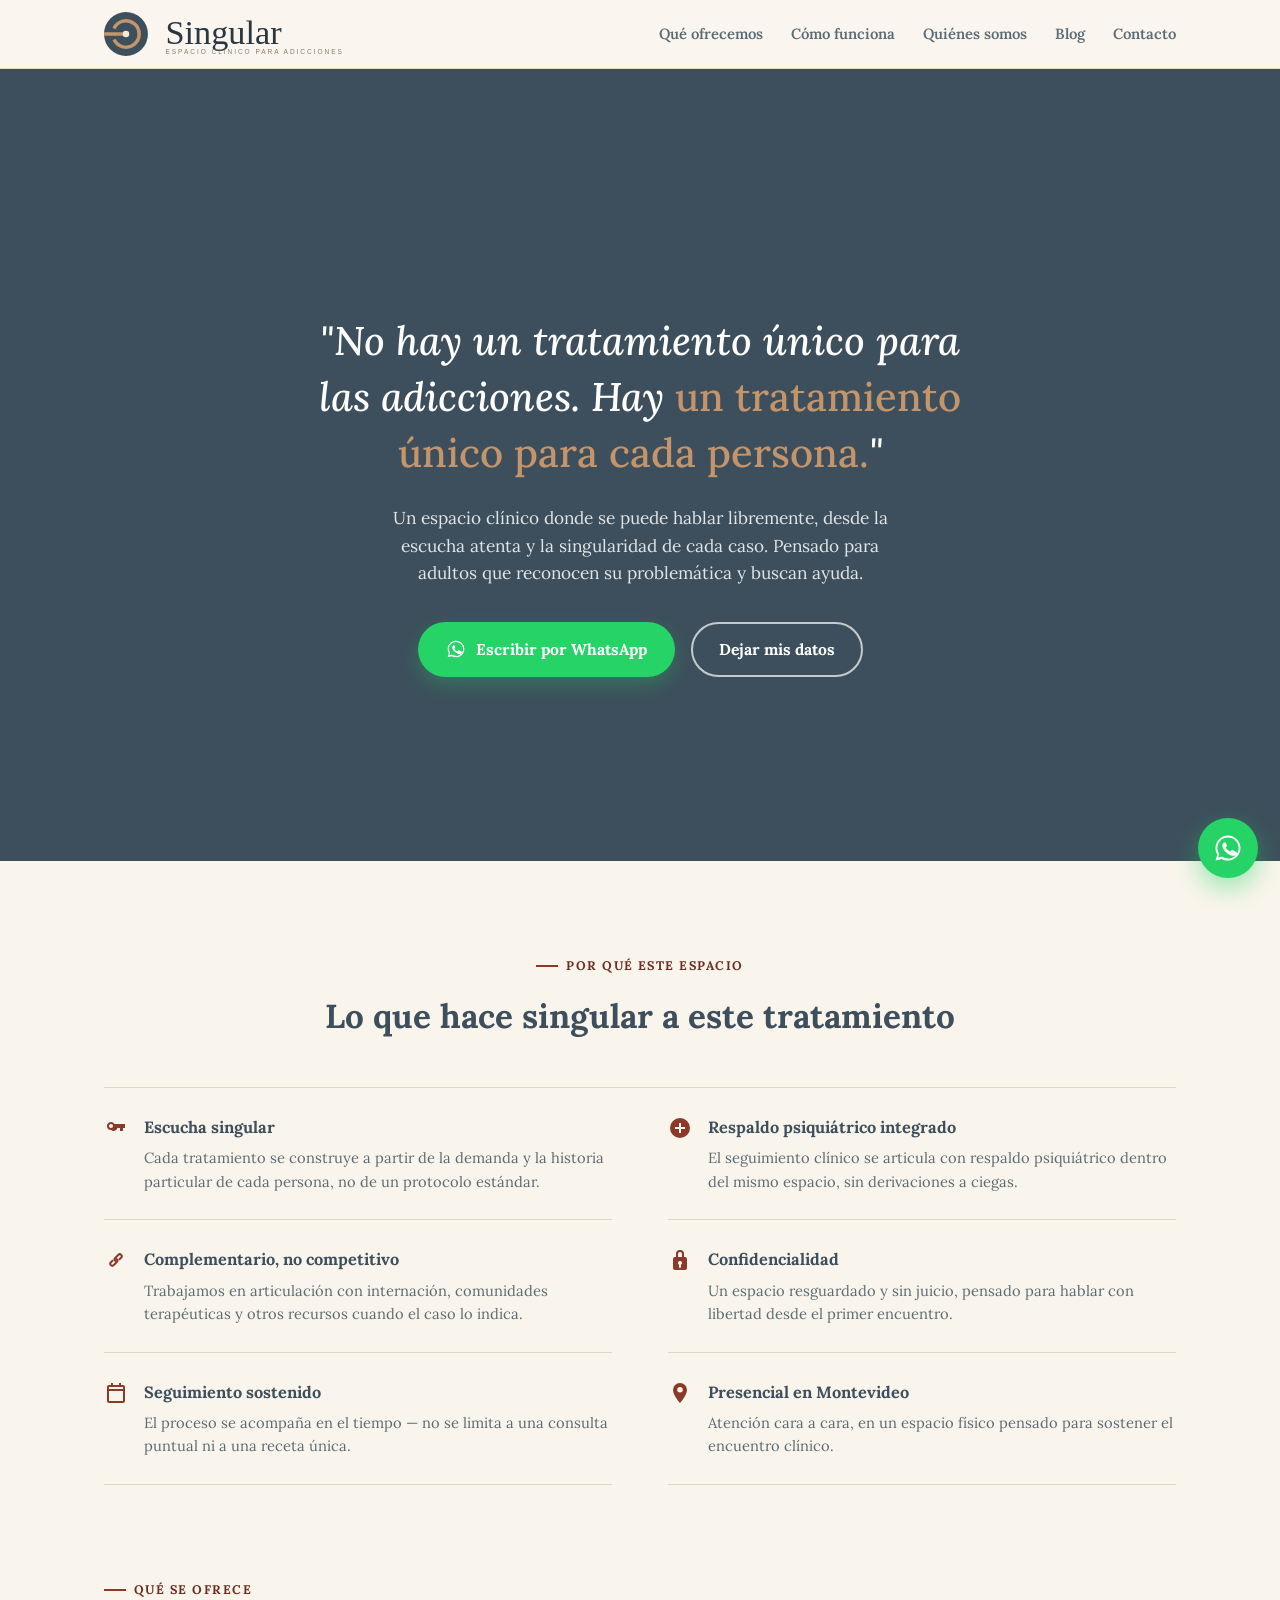
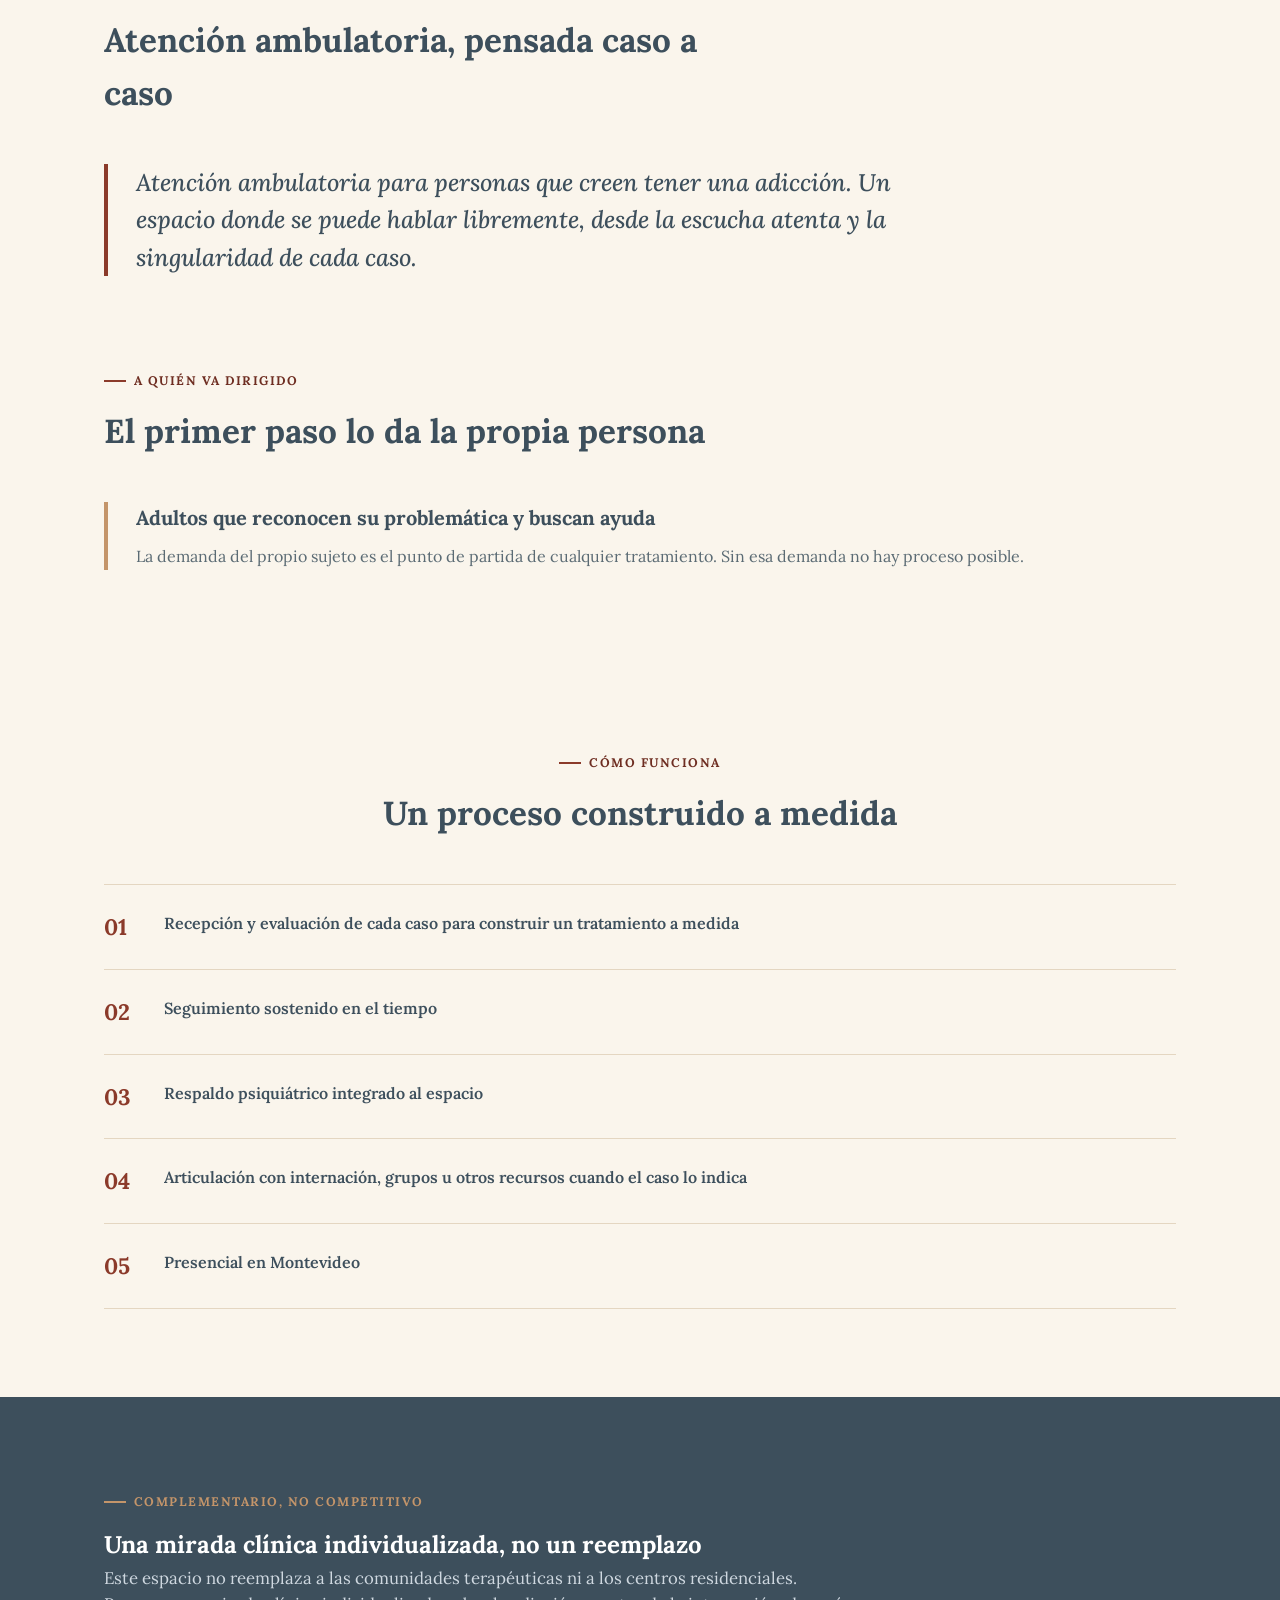
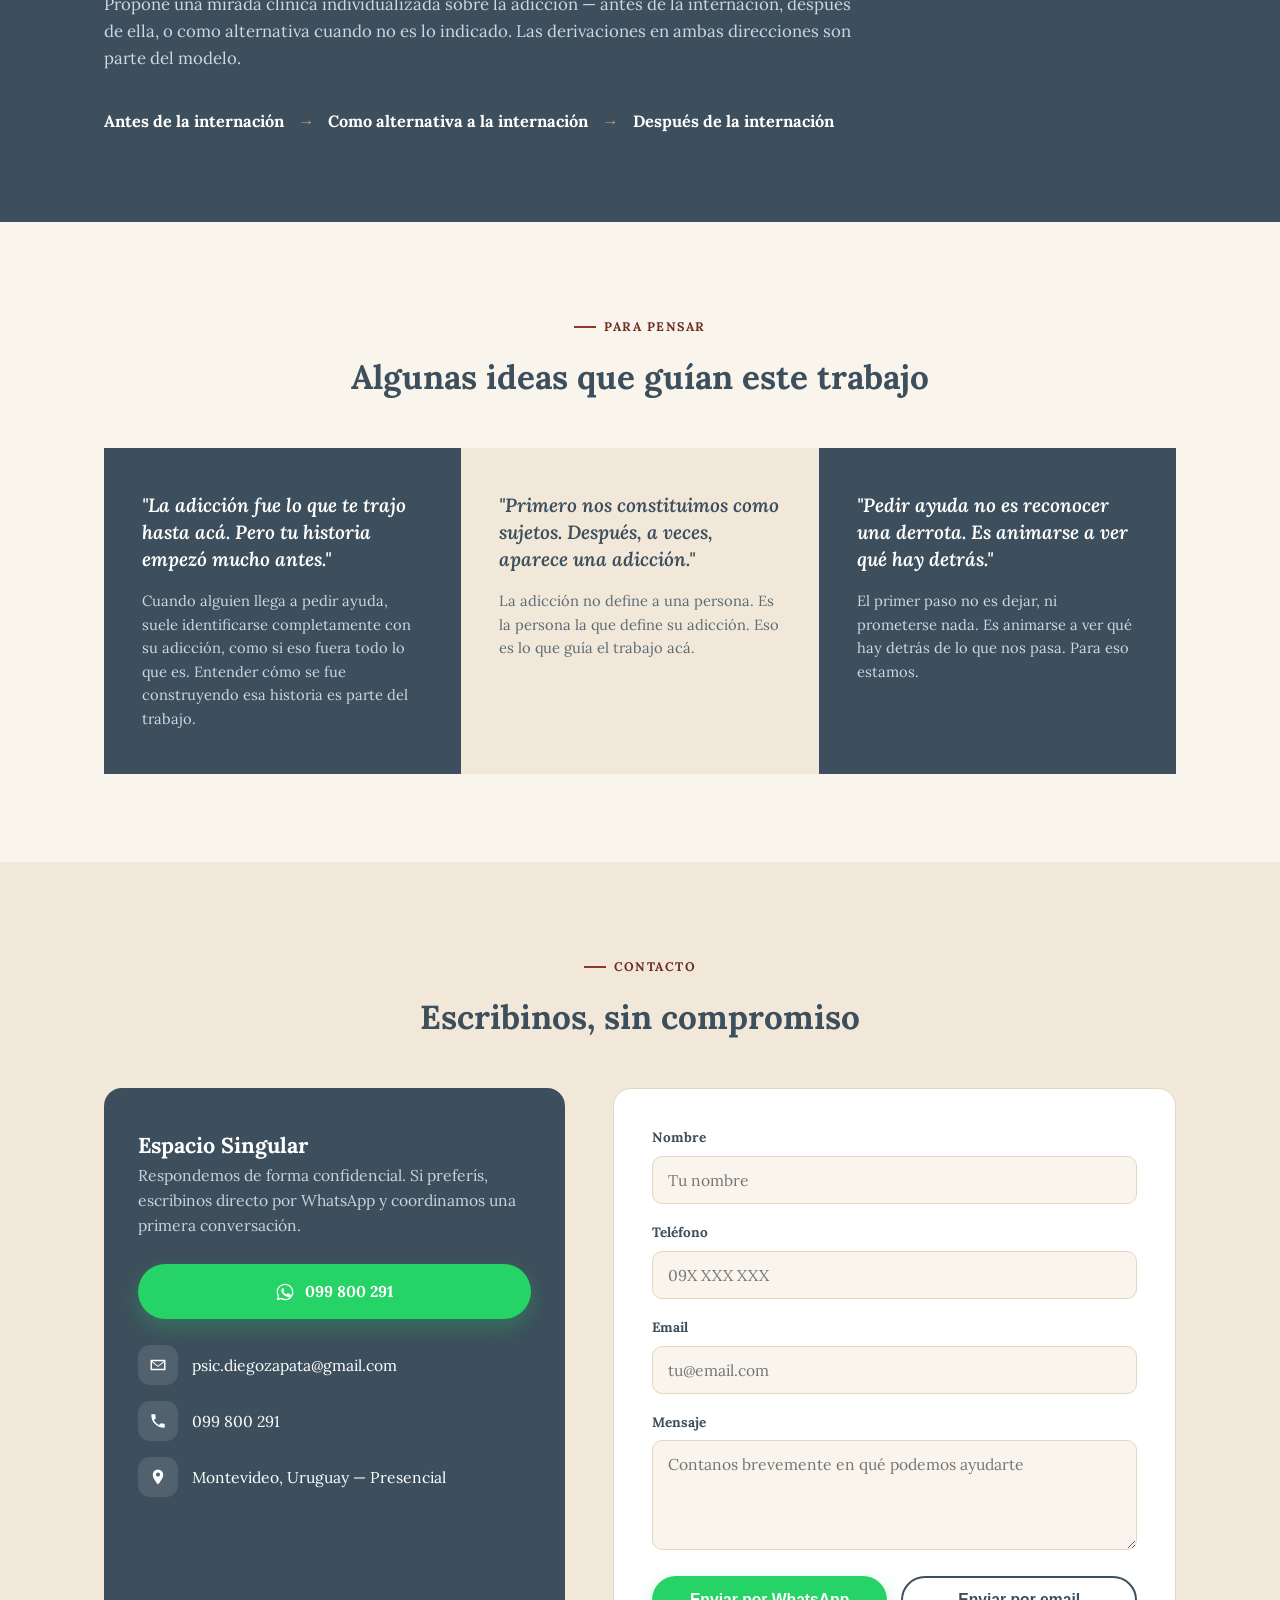
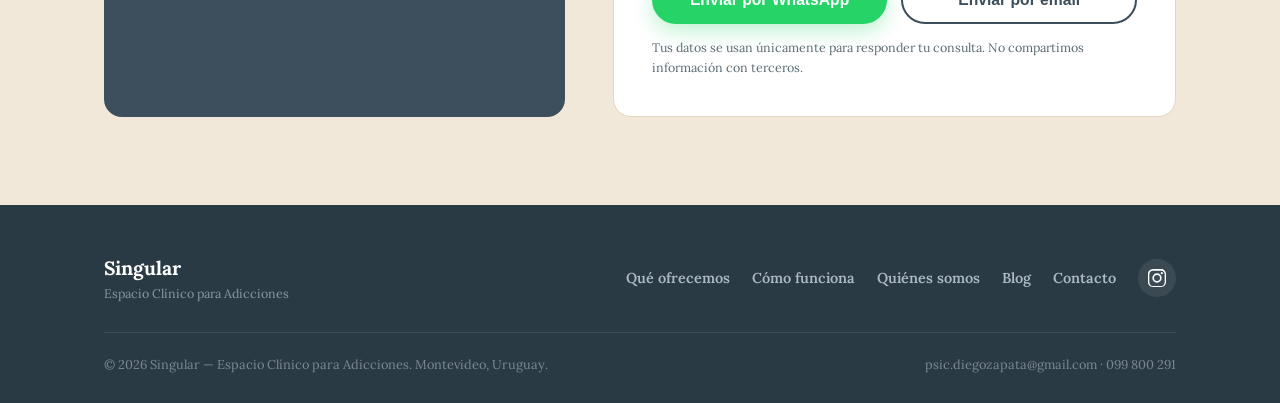
<file: index.html>
﻿<!DOCTYPE html>
<html lang="es-UY">
<head>
<!-- Google Tag Manager -->
<script>(function(w,d,s,l,i){w[l]=w[l]||[];w[l].push({'gtm.start':
new Date().getTime(),event:'gtm.js'});var f=d.getElementsByTagName(s)[0],
j=d.createElement(s),dl=l!='dataLayer'?'&l='+l:'';j.async=true;j.src=
'https://www.googletagmanager.com/gtm.js?id='+i+dl;f.parentNode.insertBefore(j,f);
})(window,document,'script','dataLayer','GTM-W2B3HFNC');</script>
<!-- End Google Tag Manager -->
<meta charset="UTF-8">
<meta name="viewport" content="width=device-width, initial-scale=1.0">
<title>Singular — Espacio Clínico para Adicciones | Montevideo</title>
<meta name="description" content="Atención ambulatoria e individualizada para personas que reconocen una adicción y buscan ayuda. Psicólogo Diego Zapata. Presencial en Montevideo.">
<link rel="icon" type="image/svg+xml" href="singular-isotipo.svg">
<link rel="icon" type="image/png" sizes="32x32" href="favicon-32x32.png">
<link rel="icon" type="image/png" sizes="16x16" href="favicon-16x16.png">
<link rel="apple-touch-icon" sizes="180x180" href="apple-touch-icon.png">
<link rel="preconnect" href="https://fonts.googleapis.com">
<link rel="preconnect" href="https://fonts.gstatic.com" crossorigin>
<link href="https://fonts.googleapis.com/css2?family=Lora:ital,wght@0,400;0,500;0,600;0,700;1,400;1,500&display=swap" rel="stylesheet">
<link rel="stylesheet" href="styles.css">
</head>
<body>
<!-- Google Tag Manager (noscript) -->
<noscript><iframe src="https://www.googletagmanager.com/ns.html?id=GTM-W2B3HFNC"
height="0" width="0" style="display:none;visibility:hidden"></iframe></noscript>
<!-- End Google Tag Manager (noscript) -->

<header>
  <nav>
    <a class="brand" href="index.html">
      <img src="logo-nav.svg" alt="Singular — Espacio Clínico para Adicciones">
    </a>
    <div class="nav-right">
      <div class="nav-links">
        <a href="#que-ofrece">Qué ofrecemos</a>
        <a href="#como-funciona">Cómo funciona</a>
        <a href="quienes-somos.html">Quiénes somos</a>
        <a href="blog.html">Blog</a>
        <a href="#contacto">Contacto</a>
      </div>
      <button class="burger" onclick="document.getElementById('mobileMenu').classList.add('open')" aria-label="Abrir menú">☰</button>
    </div>
  </nav>
</header>

<div class="mobile-menu" id="mobileMenu">
  <div class="mobile-menu-top">
    <span class="brand-name" style="color:#fff;">Singular</span>
    <button class="mobile-menu-close" onclick="document.getElementById('mobileMenu').classList.remove('open')" aria-label="Cerrar menú">✕</button>
  </div>
  <a href="#que-ofrece" onclick="document.getElementById('mobileMenu').classList.remove('open')">Qué ofrecemos</a>
  <a href="#como-funciona" onclick="document.getElementById('mobileMenu').classList.remove('open')">Cómo funciona</a>
  <a href="quienes-somos.html">Quiénes somos</a>
  <a href="blog.html">Blog</a>
  <a href="#contacto" onclick="document.getElementById('mobileMenu').classList.remove('open')">Contacto</a>
  <a class="btn btn-whatsapp" style="margin-top:10px;" href="https://wa.me/59899800291?text=Hola%2C%20me%20gustar%C3%ADa%20recibir%20informaci%C3%B3n%20sobre%20el%20tratamiento." target="_blank" rel="noopener">Escribir por WhatsApp</a>
</div>

<!-- HERO -->
<section class="hero" id="inicio">
  <div class="wrap">
    <div class="hero-content">
      <h1 class="quote">"No hay un tratamiento único para las adicciones. Hay <span>un tratamiento único para cada persona.</span>"</h1>
      <p class="hero-sub">Un espacio clínico donde se puede hablar libremente, desde la escucha atenta y la singularidad de cada caso. Pensado para adultos que reconocen su problemática y buscan ayuda.</p>
      <div class="hero-ctas">
        <a class="btn btn-whatsapp" href="https://wa.me/59899800291?text=Hola%2C%20me%20gustar%C3%ADa%20recibir%20informaci%C3%B3n%20sobre%20el%20tratamiento." target="_blank" rel="noopener">
          <svg width="20" height="20" viewBox="0 0 24 24" fill="#fff"><path d="M17.5 14.4c-.3-.1-1.7-.8-1.9-.9-.3-.1-.4-.1-.6.1-.2.3-.7.9-.8 1-.1.2-.3.2-.5.1-1.5-.6-2.5-1.4-3.4-3.1-.3-.4.3-.4.8-1.3.1-.2 0-.3 0-.5-.1-.1-.6-1.4-.8-1.9-.2-.5-.4-.4-.6-.4h-.5c-.2 0-.5.1-.7.3-.2.3-1 1-1 2.4s1 2.8 1.1 3c.1.2 2 3.1 5 4.3.7.3 1.2.5 1.7.6.7.2 1.3.2 1.8.1.6-.1 1.7-.7 1.9-1.3.2-.7.2-1.2.2-1.3-.1-.2-.3-.2-.5-.3z"/><path d="M12 2C6.5 2 2 6.5 2 12c0 1.9.5 3.6 1.4 5.1L2 22l5.1-1.3c1.4.8 3.1 1.3 4.9 1.3 5.5 0 10-4.5 10-10S17.5 2 12 2zm0 18.2c-1.6 0-3.1-.4-4.4-1.2l-.3-.2-3.1.8.8-3-.2-.3C3.9 14.9 3.5 13.5 3.5 12c0-4.7 3.8-8.5 8.5-8.5s8.5 3.8 8.5 8.5-3.8 8.5-8.5 8.5z"/></svg>
          Escribir por WhatsApp
        </a>
        <a class="btn btn-outline" href="#contacto">Dejar mis datos</a>
      </div>
    </div>
  </div>
</section>

<!-- POR QUÉ ESTE ESPACIO -->
<section id="por-que" style="padding-bottom:0;">
  <div class="wrap">
    <div class="section-head center">
      <div class="eyebrow" style="justify-content:center;">Por qué este espacio</div>
      <h2>Lo que hace singular a este tratamiento</h2>
    </div>
    <div class="why-list">
      <div class="why-item">
        <span class="ico"><svg viewBox="0 0 24 24" fill="currentColor"><path d="M7 14a4 4 0 1 1 3.46-6H21v4h-2v3h-3v-3h-2.54A4 4 0 0 1 7 14zm0-2a2 2 0 1 0 0-4 2 2 0 0 0 0 4z"/></svg></span>
        <div><h3>Escucha singular</h3><p>Cada tratamiento se construye a partir de la demanda y la historia particular de cada persona, no de un protocolo estándar.</p></div>
      </div>
      <div class="why-item">
        <span class="ico"><svg viewBox="0 0 24 24" fill="currentColor"><path d="M12 2a10 10 0 1 0 0 20 10 10 0 0 0 0-20zm1 5v4h4v2h-4v4h-2v-4H7v-2h4V7h2z"/></svg></span>
        <div><h3>Respaldo psiquiátrico integrado</h3><p>El seguimiento clínico se articula con respaldo psiquiátrico dentro del mismo espacio, sin derivaciones a ciegas.</p></div>
      </div>
      <div class="why-item">
        <span class="ico"><svg viewBox="0 0 24 24" fill="currentColor"><path d="M10.5 13.5a3 3 0 0 1 0-4.24l3-3a3 3 0 1 1 4.24 4.24l-1.5 1.5a1 1 0 0 1-1.42-1.42l1.5-1.5a1 1 0 1 0-1.4-1.4l-3 3a1 1 0 0 0 0 1.4 1 1 0 0 1-1.42 1.42zm3-3a3 3 0 0 1 0 4.24l-3 3a3 3 0 1 1-4.24-4.24l1.5-1.5a1 1 0 1 1 1.42 1.42l-1.5 1.5a1 1 0 1 0 1.4 1.4l3-3a1 1 0 0 0 0-1.4 1 1 0 0 1 1.42-1.42z"/></svg></span>
        <div><h3>Complementario, no competitivo</h3><p>Trabajamos en articulación con internación, comunidades terapéuticas y otros recursos cuando el caso lo indica.</p></div>
      </div>
      <div class="why-item">
        <span class="ico"><svg viewBox="0 0 24 24" fill="currentColor"><path d="M12 2a4 4 0 0 0-4 4v3H7a2 2 0 0 0-2 2v9a2 2 0 0 0 2 2h10a2 2 0 0 0 2-2v-9a2 2 0 0 0-2-2h-1V6a4 4 0 0 0-4-4zm-2 7V6a2 2 0 1 1 4 0v3h-4zm2 4a2 2 0 0 1 1 3.73V19a1 1 0 1 1-2 0v-2.27A2 2 0 0 1 12 13z"/></svg></span>
        <div><h3>Confidencialidad</h3><p>Un espacio resguardado y sin juicio, pensado para hablar con libertad desde el primer encuentro.</p></div>
      </div>
      <div class="why-item">
        <span class="ico"><svg viewBox="0 0 24 24" fill="currentColor"><path d="M7 2h2v2h6V2h2v2h2a2 2 0 0 1 2 2v14a2 2 0 0 1-2 2H5a2 2 0 0 1-2-2V6a2 2 0 0 1 2-2h2V2zm12 8H5v10h14V10zM5 6v2h14V6H5z"/></svg></span>
        <div><h3>Seguimiento sostenido</h3><p>El proceso se acompaña en el tiempo — no se limita a una consulta puntual ni a una receta única.</p></div>
      </div>
      <div class="why-item">
        <span class="ico"><svg viewBox="0 0 24 24" fill="currentColor"><path d="M12 2a7 7 0 0 0-7 7c0 5.25 7 13 7 13s7-7.75 7-13a7 7 0 0 0-7-7zm0 9.5A2.5 2.5 0 1 1 12 6a2.5 2.5 0 0 1 0 5.5z"/></svg></span>
        <div><h3>Presencial en Montevideo</h3><p>Atención cara a cara, en un espacio físico pensado para sostener el encuentro clínico.</p></div>
      </div>
    </div>
  </div>
</section>

<!-- QUÉ SE OFRECE -->
<section id="que-ofrece">
  <div class="wrap">
    <div class="section-head">
      <div class="eyebrow">Qué se ofrece</div>
      <h2>Atención ambulatoria, pensada caso a caso</h2>
    </div>
    <div class="offer-card">
      Atención ambulatoria para personas que creen tener una adicción. Un espacio donde se puede hablar libremente, desde la escucha atenta y la singularidad de cada caso.
    </div>
  </div>
</section>

<!-- A QUIÉN VA DIRIGIDO -->
<section style="padding-top:0;">
  <div class="wrap">
    <div class="section-head">
      <div class="eyebrow">A quién va dirigido</div>
      <h2>El primer paso lo da la propia persona</h2>
    </div>
    <div class="audience-box">
      <h3>Adultos que reconocen su problemática y buscan ayuda</h3>
      <p>La demanda del propio sujeto es el punto de partida de cualquier tratamiento. Sin esa demanda no hay proceso posible.</p>
    </div>
  </div>
</section>

<!-- CÓMO FUNCIONA -->
<section id="como-funciona">
  <div class="wrap">
    <div class="section-head center">
      <div class="eyebrow" style="justify-content:center;">Cómo funciona</div>
      <h2>Un proceso construido a medida</h2>
    </div>
    <div class="process-list">
      <div class="process-item"><span class="process-num">01</span><p>Recepción y evaluación de cada caso para construir un tratamiento a medida</p></div>
      <div class="process-item"><span class="process-num">02</span><p>Seguimiento sostenido en el tiempo</p></div>
      <div class="process-item"><span class="process-num">03</span><p>Respaldo psiquiátrico integrado al espacio</p></div>
      <div class="process-item"><span class="process-num">04</span><p>Articulación con internación, grupos u otros recursos cuando el caso lo indica</p></div>
      <div class="process-item"><span class="process-num">05</span><p>Presencial en Montevideo</p></div>
    </div>
  </div>
</section>

<!-- COMPLEMENTARIO -->
<section class="comp-section">
  <div class="wrap">
    <div class="eyebrow">Complementario, no competitivo</div>
    <h2>Una mirada clínica individualizada, no un reemplazo</h2>
    <p>Este espacio no reemplaza a las comunidades terapéuticas ni a los centros residenciales. Propone una mirada clínica individualizada sobre la adicción — antes de la internación, después de ella, o como alternativa cuando no es lo indicado. Las derivaciones en ambas direcciones son parte del modelo.</p>
    <div class="comp-timeline">
      <span>Antes de la internación</span><span class="arrow">→</span>
      <span>Como alternativa a la internación</span><span class="arrow">→</span>
      <span>Después de la internación</span>
    </div>
  </div>
</section>

<!-- PARA PENSAR -->
<section>
  <div class="wrap">
    <div class="section-head center">
      <div class="eyebrow" style="justify-content:center;">Para pensar</div>
      <h2>Algunas ideas que guían este trabajo</h2>
    </div>
    <div class="reflect-grid">
      <div class="reflect-card dark">
        <h3>"La adicción fue lo que te trajo hasta acá. Pero tu historia empezó mucho antes."</h3>
        <p>Cuando alguien llega a pedir ayuda, suele identificarse completamente con su adicción, como si eso fuera todo lo que es. Entender cómo se fue construyendo esa historia es parte del trabajo.</p>
      </div>
      <div class="reflect-card light">
        <h3>"Primero nos constituimos como sujetos. Después, a veces, aparece una adicción."</h3>
        <p>La adicción no define a una persona. Es la persona la que define su adicción. Eso es lo que guía el trabajo acá.</p>
      </div>
      <div class="reflect-card dark">
        <h3>"Pedir ayuda no es reconocer una derrota. Es animarse a ver qué hay detrás."</h3>
        <p>El primer paso no es dejar, ni prometerse nada. Es animarse a ver qué hay detrás de lo que nos pasa. Para eso estamos.</p>
      </div>
    </div>
  </div>
</section>

<!-- CONTACTO -->
<section class="contact-section" id="contacto">
  <div class="wrap">
    <div class="section-head center">
      <div class="eyebrow" style="justify-content:center;">Contacto</div>
      <h2>Escribinos, sin compromiso</h2>
    </div>
    <div class="contact-grid">
      <div class="contact-info-card">
        <div>
          <h3>Espacio Singular</h3>
          <p>Respondemos de forma confidencial. Si preferís, escribinos directo por WhatsApp y coordinamos una primera conversación.</p>
        </div>
        <a class="btn btn-whatsapp btn-block" href="https://wa.me/59899800291?text=Hola%2C%20me%20gustar%C3%ADa%20recibir%20informaci%C3%B3n%20sobre%20el%20tratamiento." target="_blank" rel="noopener">
          <svg width="20" height="20" viewBox="0 0 24 24" fill="#fff"><path d="M17.5 14.4c-.3-.1-1.7-.8-1.9-.9-.3-.1-.4-.1-.6.1-.2.3-.7.9-.8 1-.1.2-.3.2-.5.1-1.5-.6-2.5-1.4-3.4-3.1-.3-.4.3-.4.8-1.3.1-.2 0-.3 0-.5-.1-.1-.6-1.4-.8-1.9-.2-.5-.4-.4-.6-.4h-.5c-.2 0-.5.1-.7.3-.2.3-1 1-1 2.4s1 2.8 1.1 3c.1.2 2 3.1 5 4.3.7.3 1.2.5 1.7.6.7.2 1.3.2 1.8.1.6-.1 1.7-.7 1.9-1.3.2-.7.2-1.2.2-1.3-.1-.2-.3-.2-.5-.3z"/><path d="M12 2C6.5 2 2 6.5 2 12c0 1.9.5 3.6 1.4 5.1L2 22l5.1-1.3c1.4.8 3.1 1.3 4.9 1.3 5.5 0 10-4.5 10-10S17.5 2 12 2zm0 18.2c-1.6 0-3.1-.4-4.4-1.2l-.3-.2-3.1.8.8-3-.2-.3C3.9 14.9 3.5 13.5 3.5 12c0-4.7 3.8-8.5 8.5-8.5s8.5 3.8 8.5 8.5-3.8 8.5-8.5 8.5z"/></svg>
          099 800 291
        </a>
        <div style="display:flex;flex-direction:column;gap:16px;">
          <div class="info-line"><span class="ic"><svg viewBox="0 0 24 24" fill="currentColor"><path d="M3 5h18a1 1 0 0 1 1 1v12a1 1 0 0 1-1 1H3a1 1 0 0 1-1-1V6a1 1 0 0 1 1-1zm1.4 2 7.6 6 7.6-6H4.4zM20 8.2l-7.4 5.8a1 1 0 0 1-1.2 0L4 8.2V17h16V8.2z"/></svg></span> <a href="mailto:psic.diegozapata@gmail.com">psic.diegozapata@gmail.com</a></div>
          <div class="info-line"><span class="ic"><svg viewBox="0 0 24 24" fill="currentColor"><path d="M6.6 10.8c1.4 2.8 3.8 5.2 6.6 6.6l2.2-2.2a1 1 0 0 1 1-.25c1.1.36 2.3.56 3.6.56a1 1 0 0 1 1 1V20a1 1 0 0 1-1 1C10.6 21 3 13.4 3 4a1 1 0 0 1 1-1h3.5a1 1 0 0 1 1 1c0 1.3.2 2.5.56 3.6a1 1 0 0 1-.25 1l-2.2 2.2z"/></svg></span> <a href="tel:+59899800291">099 800 291</a></div>
          <div class="info-line"><span class="ic"><svg viewBox="0 0 24 24" fill="currentColor"><path d="M12 2a7 7 0 0 0-7 7c0 5.25 7 13 7 13s7-7.75 7-13a7 7 0 0 0-7-7zm0 9.5A2.5 2.5 0 1 1 12 6a2.5 2.5 0 0 1 0 5.5z"/></svg></span> Montevideo, Uruguay — Presencial</div>
        </div>
      </div>

      <form class="contact-form" id="contactForm" action="https://formsubmit.co/psic.diegozapata@gmail.com" method="POST">
        <input type="hidden" name="_subject" value="Nueva consulta desde la web de Singular">
        <input type="hidden" name="_captcha" value="false">
        <input type="hidden" name="_template" value="table">
        <div class="field">
          <label for="nombre">Nombre</label>
          <input type="text" id="nombre" name="nombre" placeholder="Tu nombre" required>
        </div>
        <div class="field">
          <label for="telefono">Teléfono</label>
          <input type="tel" id="telefono" name="telefono" placeholder="09X XXX XXX" required>
        </div>
        <div class="field">
          <label for="email">Email</label>
          <input type="email" id="email" name="email" placeholder="tu@email.com">
        </div>
        <div class="field">
          <label for="mensaje">Mensaje</label>
          <textarea id="mensaje" name="mensaje" placeholder="Contanos brevemente en qué podemos ayudarte"></textarea>
        </div>
        <div class="form-actions">
          <button type="button" class="btn btn-whatsapp" onclick="enviarPorWhatsapp()">Enviar por WhatsApp</button>
          <button type="submit" class="btn btn-outline">Enviar por email</button>
        </div>
        <p class="form-msg" id="formMsg"></p>
        <p class="privacy-note">Tus datos se usan únicamente para responder tu consulta. No compartimos información con terceros.</p>
      </form>
    </div>
  </div>
</section>

<a class="float-wa" href="https://wa.me/59899800291?text=Hola%2C%20me%20gustar%C3%ADa%20recibir%20informaci%C3%B3n%20sobre%20el%20tratamiento." target="_blank" rel="noopener" aria-label="Escribir por WhatsApp">
  <svg viewBox="0 0 24 24"><path d="M17.5 14.4c-.3-.1-1.7-.8-1.9-.9-.3-.1-.4-.1-.6.1-.2.3-.7.9-.8 1-.1.2-.3.2-.5.1-1.5-.6-2.5-1.4-3.4-3.1-.3-.4.3-.4.8-1.3.1-.2 0-.3 0-.5-.1-.1-.6-1.4-.8-1.9-.2-.5-.4-.4-.6-.4h-.5c-.2 0-.5.1-.7.3-.2.3-1 1-1 2.4s1 2.8 1.1 3c.1.2 2 3.1 5 4.3.7.3 1.2.5 1.7.6.7.2 1.3.2 1.8.1.6-.1 1.7-.7 1.9-1.3.2-.7.2-1.2.2-1.3-.1-.2-.3-.2-.5-.3z"/><path d="M12 2C6.5 2 2 6.5 2 12c0 1.9.5 3.6 1.4 5.1L2 22l5.1-1.3c1.4.8 3.1 1.3 4.9 1.3 5.5 0 10-4.5 10-10S17.5 2 12 2zm0 18.2c-1.6 0-3.1-.4-4.4-1.2l-.3-.2-3.1.8.8-3-.2-.3C3.9 14.9 3.5 13.5 3.5 12c0-4.7 3.8-8.5 8.5-8.5s8.5 3.8 8.5 8.5-3.8 8.5-8.5 8.5z"/></svg>
</a>

<footer>
  <div class="wrap">
    <div class="footer-top">
      <div class="footer-brand">
        <div>
          <div class="footer-brand-name">Singular</div>
          <div style="font-size:.78rem;color:#8a97a2;">Espacio Clínico para Adicciones</div>
        </div>
      </div>
      <div class="footer-links">
        <a href="#que-ofrece">Qué ofrecemos</a>
        <a href="#como-funciona">Cómo funciona</a>
        <a href="quienes-somos.html">Quiénes somos</a>
        <a href="blog.html">Blog</a>
        <a href="#contacto">Contacto</a>
        <a class="footer-social" href="https://www.instagram.com/psic.diegozapata/" target="_blank" rel="noopener" aria-label="Instagram">
          <svg viewBox="0 0 24 24"><path d="M12 2.2c3.2 0 3.6 0 4.9.07 1.2.06 1.9.24 2.4.4.6.24 1 .5 1.5 1 .4.4.7.9 1 1.5.16.5.34 1.2.4 2.4.06 1.3.07 1.7.07 4.9s0 3.6-.07 4.9c-.06 1.2-.24 1.9-.4 2.4-.24.6-.5 1-1 1.5-.4.4-.9.7-1.5 1-.5.16-1.2.34-2.4.4-1.3.06-1.7.07-4.9.07s-3.6 0-4.9-.07c-1.2-.06-1.9-.24-2.4-.4-.6-.24-1-.5-1.5-1-.4-.4-.7-.9-1-1.5-.16-.5-.34-1.2-.4-2.4-.06-1.3-.07-1.7-.07-4.9s0-3.6.07-4.9c.06-1.2.24-1.9.4-2.4.24-.6.5-1 1-1.5.4-.4.9-.7 1.5-1 .5-.16 1.2-.34 2.4-.4 1.3-.06 1.7-.07 4.9-.07M12 0C8.7 0 8.3 0 7 .07c-1.3.06-2.2.27-3 .58-.8.32-1.5.75-2.2 1.42C1.1 2.75.68 3.45.36 4.25c-.3.8-.5 1.7-.57 3C-.28 8.5-.29 8.9-.29 12s0 3.5.07 4.75c.06 1.3.27 2.2.58 3 .32.8.75 1.5 1.42 2.2.67.67 1.4 1.1 2.2 1.42.8.3 1.7.5 3 .57C8.3 24 8.7 24 12 24s3.7 0 4.95-.07c1.3-.06 2.2-.27 3-.58.8-.32 1.5-.75 2.2-1.42.67-.67 1.1-1.4 1.42-2.2.3-.8.5-1.7.57-3C24 15.7 24 15.3 24 12s0-3.7-.07-4.95c-.06-1.3-.27-2.2-.58-3-.32-.8-.75-1.5-1.42-2.2C21.25 1.1 20.55.68 19.75.36c-.8-.3-1.7-.5-3-.57C15.7 0 15.3 0 12 0z"/><path d="M12 5.8a6.2 6.2 0 1 0 0 12.4 6.2 6.2 0 0 0 0-12.4zm0 10.2a4 4 0 1 1 0-8 4 4 0 0 1 0 8z"/><circle cx="18.4" cy="5.6" r="1.44"/></svg>
        </a>
      </div>
    </div>
    <div class="footer-bottom">
      <span>© 2026 Singular — Espacio Clínico para Adicciones. Montevideo, Uruguay.</span>
      <span>psic.diegozapata@gmail.com · 099 800 291</span>
    </div>
  </div>
</footer>

<script>
  function enviarPorWhatsapp(){
    var nombre = document.getElementById('nombre').value.trim();
    var telefono = document.getElementById('telefono').value.trim();
    var mensaje = document.getElementById('mensaje').value.trim();

    if(!nombre || !telefono){
      var msg = document.getElementById('formMsg');
      msg.style.display='block';
      msg.style.color='#c0392b';
      msg.textContent='Por favor completá al menos tu nombre y teléfono.';
      return;
    }

    var texto = 'Hola, soy ' + nombre + '. Mi teléfono es ' + telefono + '.';
    if(mensaje){ texto += ' ' + mensaje; }

    var url = 'https://wa.me/59899800291?text=' + encodeURIComponent(texto);
    window.open(url, '_blank');
  }

  document.getElementById('contactForm').addEventListener('submit', function(){
    var msg = document.getElementById('formMsg');
    msg.style.display='block';
    msg.style.color='#374C30';
    msg.textContent='Enviando tu consulta...';
  });
</script>

</body>
</html>
</file>
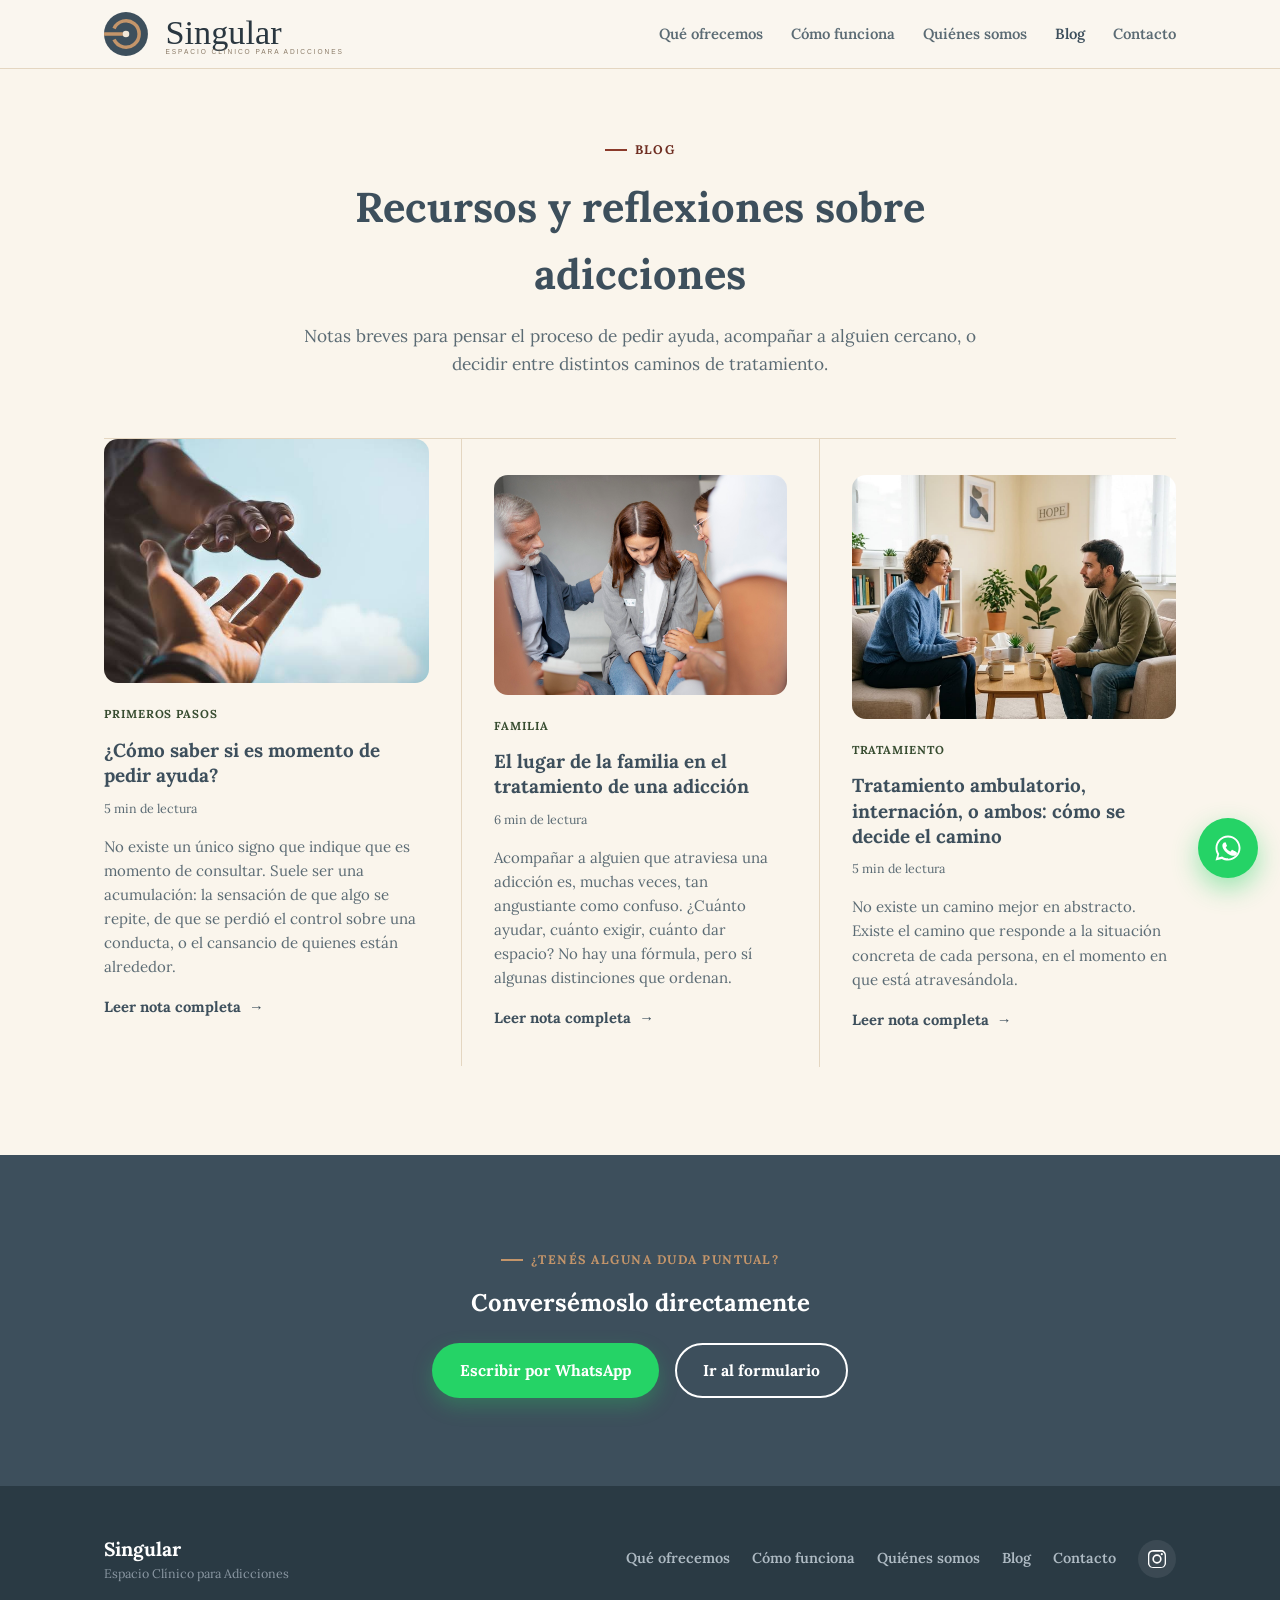
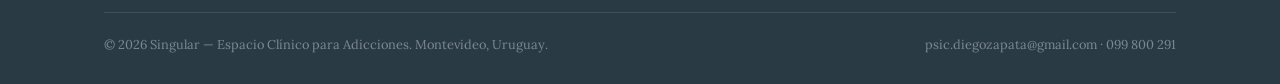
<file: blog.html>
<!DOCTYPE html>
<html lang="es-UY">
<head>
<!-- Google Tag Manager -->
<script>(function(w,d,s,l,i){w[l]=w[l]||[];w[l].push({'gtm.start':
new Date().getTime(),event:'gtm.js'});var f=d.getElementsByTagName(s)[0],
j=d.createElement(s),dl=l!='dataLayer'?'&l='+l:'';j.async=true;j.src=
'https://www.googletagmanager.com/gtm.js?id='+i+dl;f.parentNode.insertBefore(j,f);
})(window,document,'script','dataLayer','GTM-W2B3HFNC');</script>
<!-- End Google Tag Manager -->
<meta charset="UTF-8">
<meta name="viewport" content="width=device-width, initial-scale=1.0">
<title>Blog — Singular | Espacio Clínico para Adicciones</title>
<meta name="description" content="Artículos y reflexiones sobre el tratamiento de adicciones: cómo pedir ayuda, el rol de la familia y cuándo elegir tratamiento ambulatorio o internación.">
<link rel="icon" type="image/svg+xml" href="singular-isotipo.svg">
<link rel="icon" type="image/png" sizes="32x32" href="favicon-32x32.png">
<link rel="icon" type="image/png" sizes="16x16" href="favicon-16x16.png">
<link rel="apple-touch-icon" sizes="180x180" href="apple-touch-icon.png">
<link rel="preconnect" href="https://fonts.googleapis.com">
<link rel="preconnect" href="https://fonts.gstatic.com" crossorigin>
<link href="https://fonts.googleapis.com/css2?family=Lora:ital,wght@0,400;0,500;0,600;0,700;1,400;1,500&display=swap" rel="stylesheet">
<link rel="stylesheet" href="styles.css">
</head>
<body>
<!-- Google Tag Manager (noscript) -->
<noscript><iframe src="https://www.googletagmanager.com/ns.html?id=GTM-W2B3HFNC"
height="0" width="0" style="display:none;visibility:hidden"></iframe></noscript>
<!-- End Google Tag Manager (noscript) -->

<header>
  <nav>
    <a class="brand" href="index.html">
      <img src="logo-nav.svg" alt="Singular — Espacio Clínico para Adicciones">
    </a>
    <div class="nav-right">
      <div class="nav-links">
        <a href="index.html#que-ofrece">Qué ofrecemos</a>
        <a href="index.html#como-funciona">Cómo funciona</a>
        <a href="quienes-somos.html">Quiénes somos</a>
        <a href="blog.html" class="active">Blog</a>
        <a href="index.html#contacto">Contacto</a>
      </div>
      <button class="burger" onclick="document.getElementById('mobileMenu').classList.add('open')" aria-label="Abrir menú">☰</button>
    </div>
  </nav>
</header>

<div class="mobile-menu" id="mobileMenu">
  <div class="mobile-menu-top">
    <span class="brand-name" style="color:#fff;">Singular</span>
    <button class="mobile-menu-close" onclick="document.getElementById('mobileMenu').classList.remove('open')" aria-label="Cerrar menú">✕</button>
  </div>
  <a href="index.html#que-ofrece">Qué ofrecemos</a>
  <a href="index.html#como-funciona">Cómo funciona</a>
  <a href="quienes-somos.html">Quiénes somos</a>
  <a href="blog.html">Blog</a>
  <a href="index.html#contacto">Contacto</a>
  <a class="btn btn-whatsapp" style="margin-top:10px;" href="https://wa.me/59899800291?text=Hola%2C%20me%20gustar%C3%ADa%20recibir%20informaci%C3%B3n%20sobre%20el%20tratamiento." target="_blank" rel="noopener">Escribir por WhatsApp</a>
</div>

<!-- PAGE HERO -->
<section class="page-hero">
  <div class="hero-blob"></div>
  <div class="wrap">
    <div class="eyebrow" style="justify-content:center;">Blog</div>
    <h1>Recursos y reflexiones sobre adicciones</h1>
    <p>Notas breves para pensar el proceso de pedir ayuda, acompañar a alguien cercano, o decidir entre distintos caminos de tratamiento.</p>
  </div>
</section>

<!-- BLOG GRID -->
<section style="padding-top:0;">
  <div class="wrap">
    <div class="blog-grid">

      <article class="blog-card">
        <img class="blog-cover-img" src="pedir-ayuda.jpg" alt="Dos personas ayudándose, una tendiendo la mano a la otra">
        <div class="blog-body">
          <span class="blog-tag">Primeros pasos</span>
          <h2 class="blog-title">¿Cómo saber si es momento de pedir ayuda?</h2>
          <div class="blog-meta"><span>5 min de lectura</span></div>
          <p class="blog-excerpt">No existe un único signo que indique que es momento de consultar. Suele ser una acumulación: la sensación de que algo se repite, de que se perdió el control sobre una conducta, o el cansancio de quienes están alrededor.</p>
          <details>
            <summary>Leer nota completa</summary>
            <div class="blog-full">
              <p>Una de las preguntas más frecuentes que recibimos es "¿esto que me pasa es realmente una adicción, o todavía puedo manejarlo solo?". No hay una respuesta genérica, porque —como en el resto del tratamiento— la respuesta es singular a cada historia. Pero sí hay algunas señales que suelen aparecer cuando conviene consultar.</p>
              <h4>Cuando el consumo empieza a organizar el día</h4>
              <p>No se trata de la cantidad ni de la frecuencia exclusivamente, sino del lugar que ocupa: si buena parte del tiempo, la energía o los pensamientos giran alrededor de conseguir, consumir o recuperarse de una sustancia o conducta, eso ya es un indicio a tomar en serio.</p>
              <h4>Cuando los intentos de parar por cuenta propia no sostienen</h4>
              <p>Muchas personas llegan a la consulta después de varios intentos de "cortar solos". Eso no es un fracaso: es información valiosa sobre lo que esa conducta representa, y suele ser el momento en el que un espacio profesional puede sostener lo que la voluntad sola no alcanza a sostener.</p>
              <h4>Cuando aparece la demanda propia</h4>
              <p>Acá está el punto central de nuestro enfoque: el tratamiento empieza a ser posible cuando la persona reconoce, aunque sea con dudas, que algo no está bien y que quiere que algo cambie. No hace falta tener certezas ni un diagnóstico previo. Alcanza con esa pregunta abierta para empezar a construir, junto a un profesional, un espacio de evaluación y escucha.</p>
              <p>Si esto te resuena, el primer paso no es resolver todo de antemano — es simplemente escribir y empezar a hablarlo.</p>
            </div>
          </details>
        </div>
      </article>

      <article class="blog-card">
        <img class="blog-cover-img" src="familia-adicciones.jpg" alt="Familia acompañando a una persona en un espacio grupal">
        <div class="blog-body">
          <span class="blog-tag">Familia</span>
          <h2 class="blog-title">El lugar de la familia en el tratamiento de una adicción</h2>
          <div class="blog-meta"><span>6 min de lectura</span></div>
          <p class="blog-excerpt">Acompañar a alguien que atraviesa una adicción es, muchas veces, tan angustiante como confuso. ¿Cuánto ayudar, cuánto exigir, cuánto dar espacio? No hay una fórmula, pero sí algunas distinciones que ordenan.</p>
          <details>
            <summary>Leer nota completa</summary>
            <div class="blog-full">
              <p>La familia suele ser quien primero nota que algo pasa, y también quien más desgaste acumula intentando ayudar. Es común escuchar frases como "ya no sé qué hacer" o "hice de todo y nada funciona". Ahí conviene detenerse en una distinción importante: acompañar no es lo mismo que controlar, y ayudar no es lo mismo que resolver por el otro.</p>
              <h4>Sostener sin invadir</h4>
              <p>El tratamiento se construye a partir de la demanda de quien atraviesa la adicción, no de la demanda de su entorno. Esto no significa que la familia no tenga un lugar: significa que su lugar es distinto al de "hacer que la persona se trate". Ese matiz cambia mucho la manera de acompañar, y suele aliviar la presión que las familias sienten sobre sí mismas.</p>
              <h4>Cuidar también a quien acompaña</h4>
              <p>Convivir con una adicción, propia o ajena, desgasta. Es frecuente que quienes rodean a la persona necesiten también un espacio propio de orientación, para entender qué está en sus manos y qué no, y para sostener el vínculo sin quemarse en el intento.</p>
              <h4>La comunicación sin ultimátum</h4>
              <p>Los ultimátums rara vez generan un cambio sostenido — funcionan, en el mejor de los casos, como un empujón puntual. Lo que suele abrir una puerta real es poder decir, con claridad y sin reproche, qué preocupa y qué se está dispuesto a acompañar, dejando en la otra persona la decisión de dar el paso.</p>
              <p>Si estás acompañando a alguien y no sabés bien cómo hacerlo, también podés escribirnos para conversarlo.</p>
            </div>
          </details>
        </div>
      </article>

      <article class="blog-card">
        <img class="blog-cover-img" src="tratamiento-ambulatorio.jpg" alt="Sesión de terapia individual en un espacio ambulatorio">
        <div class="blog-body">
          <span class="blog-tag">Tratamiento</span>
          <h2 class="blog-title">Tratamiento ambulatorio, internación, o ambos: cómo se decide el camino</h2>
          <div class="blog-meta"><span>5 min de lectura</span></div>
          <p class="blog-excerpt">No existe un camino mejor en abstracto. Existe el camino que responde a la situación concreta de cada persona, en el momento en que está atravesándola.</p>
          <details>
            <summary>Leer nota completa</summary>
            <div class="blog-full">
              <p>Una pregunta habitual al buscar tratamiento es si conviene una internación o si alcanza con un espacio ambulatorio. La respuesta depende de la evaluación de cada caso, pero hay algunos criterios generales que ayudan a orientarse.</p>
              <h4>Cuándo un espacio ambulatorio puede ser suficiente</h4>
              <p>Cuando la persona conserva cierto sostén cotidiano — trabajo, vínculos, rutina — y puede comprometerse con un seguimiento regular, un tratamiento ambulatorio permite trabajar sobre la adicción sin desarmar esa estructura de vida, que muchas veces es justamente lo que hay que fortalecer.</p>
              <h4>Cuándo conviene evaluar una internación</h4>
              <p>Hay situaciones donde el nivel de riesgo, el descontrol del consumo, o la ausencia de una red de sostén hacen necesario un marco más contenedor, al menos por un tiempo. Eso no es un fracaso del tratamiento ambulatorio: es parte de un mismo proceso, que puede requerir distintos dispositivos en distintos momentos.</p>
              <h4>Un modelo de derivación en ambos sentidos</h4>
              <p>Por eso este espacio se piensa como complementario y no competitivo con las comunidades terapéuticas y los centros residenciales: puede ser el paso previo a una internación, el sostén posterior al alta, o la alternativa cuando la internación no es lo indicado. La articulación entre dispositivos, lejos de ser un obstáculo, suele ser lo que hace sostenible un tratamiento a largo plazo.</p>
              <p>Si no sabés cuál de estos caminos aplica a tu situación, la recepción y evaluación inicial está pensada exactamente para eso.</p>
            </div>
          </details>
        </div>
      </article>

    </div>
  </div>
</section>

<!-- CTA STRIP -->
<section class="comp-section">
  <div class="wrap" style="text-align:center;">
    <div class="eyebrow" style="justify-content:center;">¿Tenés alguna duda puntual?</div>
    <h2 style="margin-bottom:20px;">Conversémoslo directamente</h2>
    <div class="hero-ctas" style="justify-content:center;">
      <a class="btn btn-whatsapp" href="https://wa.me/59899800291?text=Hola%2C%20le%C3%AD%20el%20blog%20y%20me%20gustar%C3%ADa%20hacer%20una%20consulta." target="_blank" rel="noopener">Escribir por WhatsApp</a>
      <a class="btn btn-outline" style="color:#fff;border-color:#fff;" href="index.html#contacto">Ir al formulario</a>
    </div>
  </div>
</section>

<a class="float-wa" href="https://wa.me/59899800291?text=Hola%2C%20me%20gustar%C3%ADa%20recibir%20informaci%C3%B3n%20sobre%20el%20tratamiento." target="_blank" rel="noopener" aria-label="Escribir por WhatsApp">
  <svg viewBox="0 0 24 24"><path d="M17.5 14.4c-.3-.1-1.7-.8-1.9-.9-.3-.1-.4-.1-.6.1-.2.3-.7.9-.8 1-.1.2-.3.2-.5.1-1.5-.6-2.5-1.4-3.4-3.1-.3-.4.3-.4.8-1.3.1-.2 0-.3 0-.5-.1-.1-.6-1.4-.8-1.9-.2-.5-.4-.4-.6-.4h-.5c-.2 0-.5.1-.7.3-.2.3-1 1-1 2.4s1 2.8 1.1 3c.1.2 2 3.1 5 4.3.7.3 1.2.5 1.7.6.7.2 1.3.2 1.8.1.6-.1 1.7-.7 1.9-1.3.2-.7.2-1.2.2-1.3-.1-.2-.3-.2-.5-.3z"/><path d="M12 2C6.5 2 2 6.5 2 12c0 1.9.5 3.6 1.4 5.1L2 22l5.1-1.3c1.4.8 3.1 1.3 4.9 1.3 5.5 0 10-4.5 10-10S17.5 2 12 2zm0 18.2c-1.6 0-3.1-.4-4.4-1.2l-.3-.2-3.1.8.8-3-.2-.3C3.9 14.9 3.5 13.5 3.5 12c0-4.7 3.8-8.5 8.5-8.5s8.5 3.8 8.5 8.5-3.8 8.5-8.5 8.5z"/></svg>
</a>

<footer>
  <div class="wrap">
    <div class="footer-top">
      <div class="footer-brand">
        <div>
          <div class="footer-brand-name">Singular</div>
          <div style="font-size:.78rem;color:#8a97a2;">Espacio Clínico para Adicciones</div>
        </div>
      </div>
      <div class="footer-links">
        <a href="index.html#que-ofrece">Qué ofrecemos</a>
        <a href="index.html#como-funciona">Cómo funciona</a>
        <a href="quienes-somos.html">Quiénes somos</a>
        <a href="blog.html">Blog</a>
        <a href="index.html#contacto">Contacto</a>
        <a class="footer-social" href="https://www.instagram.com/psic.diegozapata/" target="_blank" rel="noopener" aria-label="Instagram">
          <svg viewBox="0 0 24 24"><path d="M12 2.2c3.2 0 3.6 0 4.9.07 1.2.06 1.9.24 2.4.4.6.24 1 .5 1.5 1 .4.4.7.9 1 1.5.16.5.34 1.2.4 2.4.06 1.3.07 1.7.07 4.9s0 3.6-.07 4.9c-.06 1.2-.24 1.9-.4 2.4-.24.6-.5 1-1 1.5-.4.4-.9.7-1.5 1-.5.16-1.2.34-2.4.4-1.3.06-1.7.07-4.9.07s-3.6 0-4.9-.07c-1.2-.06-1.9-.24-2.4-.4-.6-.24-1-.5-1.5-1-.4-.4-.7-.9-1-1.5-.16-.5-.34-1.2-.4-2.4-.06-1.3-.07-1.7-.07-4.9s0-3.6.07-4.9c.06-1.2.24-1.9.4-2.4.24-.6.5-1 1-1.5.4-.4.9-.7 1.5-1 .5-.16 1.2-.34 2.4-.4 1.3-.06 1.7-.07 4.9-.07M12 0C8.7 0 8.3 0 7 .07c-1.3.06-2.2.27-3 .58-.8.32-1.5.75-2.2 1.42C1.1 2.75.68 3.45.36 4.25c-.3.8-.5 1.7-.57 3C-.28 8.5-.29 8.9-.29 12s0 3.5.07 4.75c.06 1.3.27 2.2.58 3 .32.8.75 1.5 1.42 2.2.67.67 1.4 1.1 2.2 1.42.8.3 1.7.5 3 .57C8.3 24 8.7 24 12 24s3.7 0 4.95-.07c1.3-.06 2.2-.27 3-.58.8-.32 1.5-.75 2.2-1.42.67-.67 1.1-1.4 1.42-2.2.3-.8.5-1.7.57-3C24 15.7 24 15.3 24 12s0-3.7-.07-4.95c-.06-1.3-.27-2.2-.58-3-.32-.8-.75-1.5-1.42-2.2C21.25 1.1 20.55.68 19.75.36c-.8-.3-1.7-.5-3-.57C15.7 0 15.3 0 12 0z"/><path d="M12 5.8a6.2 6.2 0 1 0 0 12.4 6.2 6.2 0 0 0 0-12.4zm0 10.2a4 4 0 1 1 0-8 4 4 0 0 1 0 8z"/><circle cx="18.4" cy="5.6" r="1.44"/></svg>
        </a>
      </div>
    </div>
    <div class="footer-bottom">
      <span>© 2026 Singular — Espacio Clínico para Adicciones. Montevideo, Uruguay.</span>
      <span>psic.diegozapata@gmail.com · 099 800 291</span>
    </div>
  </div>
</footer>

</body>
</html>
</file>
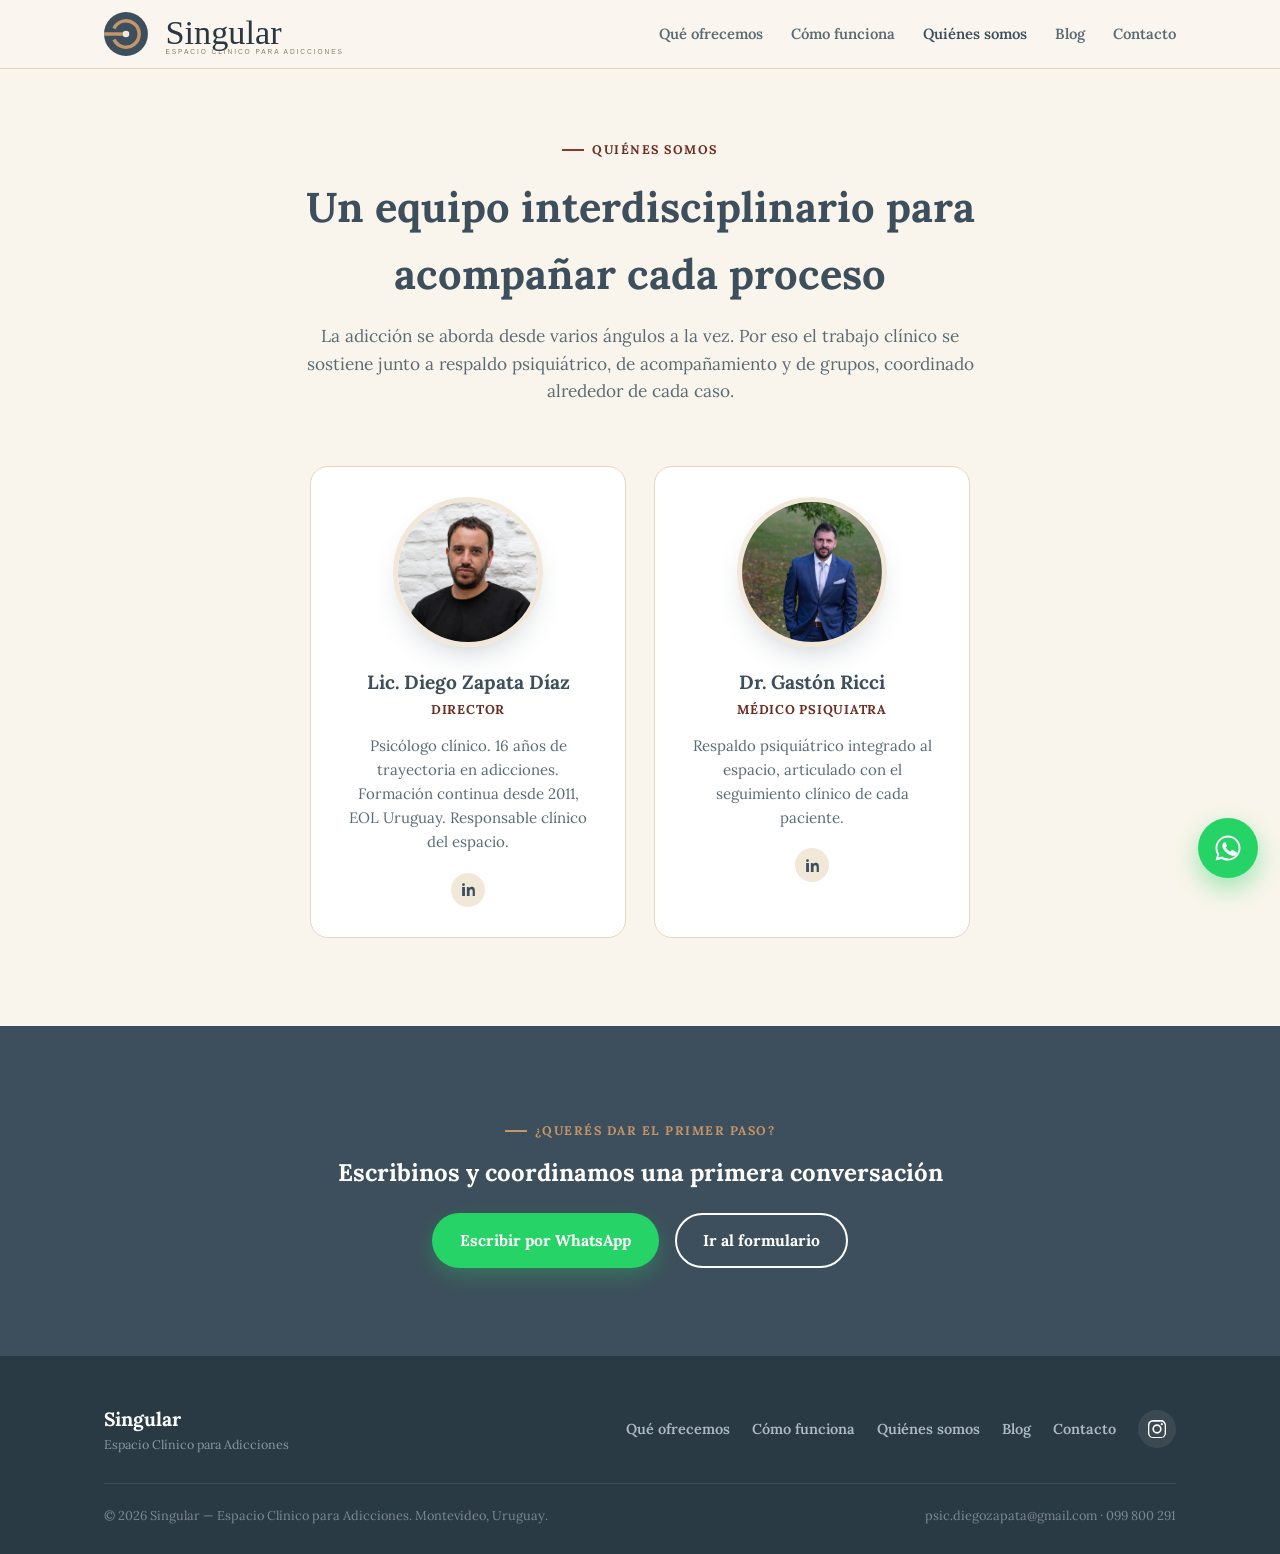
<file: quienes-somos.html>
<!DOCTYPE html>
<html lang="es-UY">
<head>
<!-- Google Tag Manager -->
<script>(function(w,d,s,l,i){w[l]=w[l]||[];w[l].push({'gtm.start':
new Date().getTime(),event:'gtm.js'});var f=d.getElementsByTagName(s)[0],
j=d.createElement(s),dl=l!='dataLayer'?'&l='+l:'';j.async=true;j.src=
'https://www.googletagmanager.com/gtm.js?id='+i+dl;f.parentNode.insertBefore(j,f);
})(window,document,'script','dataLayer','GTM-W2B3HFNC');</script>
<!-- End Google Tag Manager -->
<meta charset="UTF-8">
<meta name="viewport" content="width=device-width, initial-scale=1.0">
<title>Quiénes Somos — Singular | Espacio Clínico para Adicciones</title>
<meta name="description" content="Conocé al equipo de Singular: dirección clínica, psiquiatría, acompañamiento terapéutico y coordinación de grupos, en Montevideo.">
<link rel="icon" type="image/svg+xml" href="singular-isotipo.svg">
<link rel="icon" type="image/png" sizes="32x32" href="favicon-32x32.png">
<link rel="icon" type="image/png" sizes="16x16" href="favicon-16x16.png">
<link rel="apple-touch-icon" sizes="180x180" href="apple-touch-icon.png">
<link rel="preconnect" href="https://fonts.googleapis.com">
<link rel="preconnect" href="https://fonts.gstatic.com" crossorigin>
<link href="https://fonts.googleapis.com/css2?family=Lora:ital,wght@0,400;0,500;0,600;0,700;1,400;1,500&display=swap" rel="stylesheet">
<link rel="stylesheet" href="styles.css">
</head>
<body>
<!-- Google Tag Manager (noscript) -->
<noscript><iframe src="https://www.googletagmanager.com/ns.html?id=GTM-W2B3HFNC"
height="0" width="0" style="display:none;visibility:hidden"></iframe></noscript>
<!-- End Google Tag Manager (noscript) -->

<header>
  <nav>
    <a class="brand" href="index.html">
      <img src="logo-nav.svg" alt="Singular — Espacio Clínico para Adicciones">
    </a>
    <div class="nav-right">
      <div class="nav-links">
        <a href="index.html#que-ofrece">Qué ofrecemos</a>
        <a href="index.html#como-funciona">Cómo funciona</a>
        <a href="quienes-somos.html" class="active">Quiénes somos</a>
        <a href="blog.html">Blog</a>
        <a href="index.html#contacto">Contacto</a>
      </div>
      <button class="burger" onclick="document.getElementById('mobileMenu').classList.add('open')" aria-label="Abrir menú">☰</button>
    </div>
  </nav>
</header>

<div class="mobile-menu" id="mobileMenu">
  <div class="mobile-menu-top">
    <span class="brand-name" style="color:#fff;">Singular</span>
    <button class="mobile-menu-close" onclick="document.getElementById('mobileMenu').classList.remove('open')" aria-label="Cerrar menú">✕</button>
  </div>
  <a href="index.html#que-ofrece">Qué ofrecemos</a>
  <a href="index.html#como-funciona">Cómo funciona</a>
  <a href="quienes-somos.html">Quiénes somos</a>
  <a href="blog.html">Blog</a>
  <a href="index.html#contacto">Contacto</a>
  <a class="btn btn-whatsapp" style="margin-top:10px;" href="https://wa.me/59899800291?text=Hola%2C%20me%20gustar%C3%ADa%20recibir%20informaci%C3%B3n%20sobre%20el%20tratamiento." target="_blank" rel="noopener">Escribir por WhatsApp</a>
</div>

<!-- PAGE HERO -->
<section class="page-hero">
  <div class="hero-blob"></div>
  <div class="wrap">
    <div class="eyebrow" style="justify-content:center;">Quiénes somos</div>
    <h1>Un equipo interdisciplinario para acompañar cada proceso</h1>
    <p>La adicción se aborda desde varios ángulos a la vez. Por eso el trabajo clínico se sostiene junto a respaldo psiquiátrico, de acompañamiento y de grupos, coordinado alrededor de cada caso.</p>
  </div>
</section>

<!-- TEAM GRID -->
<section style="padding-top:0;">
  <div class="wrap">
    <div class="team-grid">

      <div class="team-card">
        <img class="team-photo" src="psic diego zapata image.png" alt="Diego Zapata Díaz, director">
        <div class="team-name">Lic. Diego Zapata Díaz</div>
        <div class="team-role">Director</div>
        <p class="team-bio">Psicólogo clínico. 16 años de trayectoria en adicciones. Formación continua desde 2011, EOL Uruguay. Responsable clínico del espacio.</p>
        <a class="team-social" href="https://www.linkedin.com/in/diego-zapata-52643262/" target="_blank" rel="noopener" aria-label="LinkedIn de Diego Zapata">
          <svg viewBox="0 0 24 24" fill="currentColor"><path d="M6.94 5a2 2 0 1 1-4 0 2 2 0 0 1 4 0zM7 8.48H3V21h4V8.48zM13.5 8.48H9.68V21h3.82v-6.2c0-1.64.31-3.23 2.35-3.23 2 0 2.03 1.87 2.03 3.34V21H21v-6.87c0-3.47-.75-6.14-4.8-6.14-1.94 0-3.24 1.07-3.77 2.08h-.05V8.48z"/></svg>
        </a>
      </div>

      <div class="team-card">
        <img class="team-photo" src="gaston ricci psiquiatra.jpg" alt="Gastón Ricci, médico psiquiatra">
        <div class="team-name">Dr. Gastón Ricci</div>
        <div class="team-role">Médico Psiquiatra</div>
        <p class="team-bio">Respaldo psiquiátrico integrado al espacio, articulado con el seguimiento clínico de cada paciente.</p>
        <a class="team-social" href="https://www.linkedin.com/in/gaston-ricci/" target="_blank" rel="noopener" aria-label="LinkedIn de Gastón Ricci">
          <svg viewBox="0 0 24 24" fill="currentColor"><path d="M6.94 5a2 2 0 1 1-4 0 2 2 0 0 1 4 0zM7 8.48H3V21h4V8.48zM13.5 8.48H9.68V21h3.82v-6.2c0-1.64.31-3.23 2.35-3.23 2 0 2.03 1.87 2.03 3.34V21H21v-6.87c0-3.47-.75-6.14-4.8-6.14-1.94 0-3.24 1.07-3.77 2.08h-.05V8.48z"/></svg>
        </a>
      </div>

    </div>
  </div>
</section>

<!-- CTA STRIP -->
<section class="comp-section">
  <div class="wrap" style="text-align:center;">
    <div class="eyebrow" style="justify-content:center;">¿Querés dar el primer paso?</div>
    <h2 style="margin-bottom:20px;">Escribinos y coordinamos una primera conversación</h2>
    <div class="hero-ctas" style="justify-content:center;">
      <a class="btn btn-whatsapp" href="https://wa.me/59899800291?text=Hola%2C%20me%20gustar%C3%ADa%20recibir%20informaci%C3%B3n%20sobre%20el%20tratamiento." target="_blank" rel="noopener">Escribir por WhatsApp</a>
      <a class="btn btn-outline" style="color:#fff;border-color:#fff;" href="index.html#contacto">Ir al formulario</a>
    </div>
  </div>
</section>

<a class="float-wa" href="https://wa.me/59899800291?text=Hola%2C%20me%20gustar%C3%ADa%20recibir%20informaci%C3%B3n%20sobre%20el%20tratamiento." target="_blank" rel="noopener" aria-label="Escribir por WhatsApp">
  <svg viewBox="0 0 24 24"><path d="M17.5 14.4c-.3-.1-1.7-.8-1.9-.9-.3-.1-.4-.1-.6.1-.2.3-.7.9-.8 1-.1.2-.3.2-.5.1-1.5-.6-2.5-1.4-3.4-3.1-.3-.4.3-.4.8-1.3.1-.2 0-.3 0-.5-.1-.1-.6-1.4-.8-1.9-.2-.5-.4-.4-.6-.4h-.5c-.2 0-.5.1-.7.3-.2.3-1 1-1 2.4s1 2.8 1.1 3c.1.2 2 3.1 5 4.3.7.3 1.2.5 1.7.6.7.2 1.3.2 1.8.1.6-.1 1.7-.7 1.9-1.3.2-.7.2-1.2.2-1.3-.1-.2-.3-.2-.5-.3z"/><path d="M12 2C6.5 2 2 6.5 2 12c0 1.9.5 3.6 1.4 5.1L2 22l5.1-1.3c1.4.8 3.1 1.3 4.9 1.3 5.5 0 10-4.5 10-10S17.5 2 12 2zm0 18.2c-1.6 0-3.1-.4-4.4-1.2l-.3-.2-3.1.8.8-3-.2-.3C3.9 14.9 3.5 13.5 3.5 12c0-4.7 3.8-8.5 8.5-8.5s8.5 3.8 8.5 8.5-3.8 8.5-8.5 8.5z"/></svg>
</a>

<footer>
  <div class="wrap">
    <div class="footer-top">
      <div class="footer-brand">
        <div>
          <div class="footer-brand-name">Singular</div>
          <div style="font-size:.78rem;color:#8a97a2;">Espacio Clínico para Adicciones</div>
        </div>
      </div>
      <div class="footer-links">
        <a href="index.html#que-ofrece">Qué ofrecemos</a>
        <a href="index.html#como-funciona">Cómo funciona</a>
        <a href="quienes-somos.html">Quiénes somos</a>
        <a href="blog.html">Blog</a>
        <a href="index.html#contacto">Contacto</a>
        <a class="footer-social" href="https://www.instagram.com/psic.diegozapata/" target="_blank" rel="noopener" aria-label="Instagram">
          <svg viewBox="0 0 24 24"><path d="M12 2.2c3.2 0 3.6 0 4.9.07 1.2.06 1.9.24 2.4.4.6.24 1 .5 1.5 1 .4.4.7.9 1 1.5.16.5.34 1.2.4 2.4.06 1.3.07 1.7.07 4.9s0 3.6-.07 4.9c-.06 1.2-.24 1.9-.4 2.4-.24.6-.5 1-1 1.5-.4.4-.9.7-1.5 1-.5.16-1.2.34-2.4.4-1.3.06-1.7.07-4.9.07s-3.6 0-4.9-.07c-1.2-.06-1.9-.24-2.4-.4-.6-.24-1-.5-1.5-1-.4-.4-.7-.9-1-1.5-.16-.5-.34-1.2-.4-2.4-.06-1.3-.07-1.7-.07-4.9s0-3.6.07-4.9c.06-1.2.24-1.9.4-2.4.24-.6.5-1 1-1.5.4-.4.9-.7 1.5-1 .5-.16 1.2-.34 2.4-.4 1.3-.06 1.7-.07 4.9-.07M12 0C8.7 0 8.3 0 7 .07c-1.3.06-2.2.27-3 .58-.8.32-1.5.75-2.2 1.42C1.1 2.75.68 3.45.36 4.25c-.3.8-.5 1.7-.57 3C-.28 8.5-.29 8.9-.29 12s0 3.5.07 4.75c.06 1.3.27 2.2.58 3 .32.8.75 1.5 1.42 2.2.67.67 1.4 1.1 2.2 1.42.8.3 1.7.5 3 .57C8.3 24 8.7 24 12 24s3.7 0 4.95-.07c1.3-.06 2.2-.27 3-.58.8-.32 1.5-.75 2.2-1.42.67-.67 1.1-1.4 1.42-2.2.3-.8.5-1.7.57-3C24 15.7 24 15.3 24 12s0-3.7-.07-4.95c-.06-1.3-.27-2.2-.58-3-.32-.8-.75-1.5-1.42-2.2C21.25 1.1 20.55.68 19.75.36c-.8-.3-1.7-.5-3-.57C15.7 0 15.3 0 12 0z"/><path d="M12 5.8a6.2 6.2 0 1 0 0 12.4 6.2 6.2 0 0 0 0-12.4zm0 10.2a4 4 0 1 1 0-8 4 4 0 0 1 0 8z"/><circle cx="18.4" cy="5.6" r="1.44"/></svg>
        </a>
      </div>
    </div>
    <div class="footer-bottom">
      <span>© 2026 Singular — Espacio Clínico para Adicciones. Montevideo, Uruguay.</span>
      <span>psic.diegozapata@gmail.com · 099 800 291</span>
    </div>
  </div>
</footer>

</body>
</html>
</file>
<file: styles.css>
:root{
  --navy:#3D4F5C;
  --navy-dark:#2A3A44;
  --terracota:#8B3A2A;
  --terracota-dark:#6E2D21;
  --ocre:#C4956A;
  --ocre-dark:#A97847;
  --cream:#F2E8D9;
  --cream-soft:#FAF5EC;
  --teal:#4A6741;
  --teal-dark:#374C30;
  --whatsapp:#25D366;
  --whatsapp-dark:#1ea952;
  --ink:#26313A;
  --ink-soft:#5B6B74;
  --line:#E4D6C1;
  --radius:18px;
}
*{box-sizing:border-box;margin:0;padding:0;}
html{scroll-behavior:smooth;}
body{
  font-family:'Lora',serif;
  color:var(--ink);
  background:var(--cream-soft);
  line-height:1.6;
  -webkit-font-smoothing:antialiased;
}
img{max-width:100%;display:block;}
a{color:inherit;text-decoration:none;}
h1,h2,h3{font-family:'Lora',serif;color:var(--navy);}
.wrap{max-width:1120px;margin:0 auto;padding:0 24px;}

/* Mobile-first: base = phone. min-width:641px = tablet. min-width:861px = desktop. */
section{padding:60px 0;}
@media(min-width:641px){section{padding:88px 0;}}

.eyebrow{
  display:inline-flex;align-items:center;gap:8px;
  font-size:.78rem;font-weight:700;letter-spacing:.12em;text-transform:uppercase;
  color:var(--terracota-dark);margin-bottom:14px;
}
.eyebrow::before{content:"";width:22px;height:2px;background:var(--terracota);display:inline-block;}
.btn{
  display:inline-flex;align-items:center;justify-content:center;gap:10px;
  padding:15px 28px;border-radius:100px;font-weight:700;font-size:.98rem;
  cursor:pointer;border:none;transition:transform .15s ease, box-shadow .15s ease, background .15s ease;
  white-space:nowrap;
}
.btn:active{transform:scale(.97);}
.btn-whatsapp{background:var(--whatsapp);color:#fff;box-shadow:0 8px 20px rgba(37,211,102,.28);}
.btn-whatsapp:hover{background:var(--whatsapp-dark);}
.btn-outline{background:transparent;color:var(--navy);border:2px solid var(--navy);padding:13px 26px;}
.btn-outline:hover{background:var(--navy);color:#fff;}
.btn-navy{background:var(--navy);color:#fff;}
.btn-navy:hover{background:var(--navy-dark);}
.btn-block{width:100%;}

/* NAV — base: menú hamburguesa (mobile/tablet). Desktop: menú completo. */
header{
  position:sticky;top:0;z-index:50;
  background:rgba(250,246,239,.92);backdrop-filter:blur(10px);
  border-bottom:1px solid var(--line);
}
nav{
  display:flex;align-items:center;justify-content:space-between;
  padding:12px 24px;max-width:1120px;margin:0 auto;
}
.brand{display:flex;align-items:center;line-height:1.1;}
.brand img{height:44px;width:auto;display:block;}
.brand-name{font-family:'Lora',serif;font-weight:700;font-size:1.5rem;color:var(--navy);letter-spacing:.01em;}
.brand-tag{font-size:.62rem;font-weight:700;letter-spacing:.14em;color:var(--terracota-dark);text-transform:uppercase;}
.nav-right{display:flex;align-items:center;gap:28px;}
.nav-links{display:none;align-items:center;gap:28px;font-size:.92rem;font-weight:600;color:var(--ink-soft);}
.nav-links a:hover, .nav-links a.active{color:var(--navy);}
.burger{display:block;background:none;border:none;font-size:1.6rem;color:var(--navy);cursor:pointer;}
@media(min-width:861px){
  .nav-links{display:flex;}
  .burger{display:none;}
}

/* HERO (imagen de fondo, texto superpuesto) — base: mobile compacto y centrado */
.hero{position:relative;min-height:auto;display:flex;align-items:center;overflow:hidden;padding:96px 0 56px;background:var(--navy);}
.hero .wrap{position:relative;z-index:1;display:flex;justify-content:center;}
.hero-content{max-width:100%;text-align:center;}
.hero .eyebrow{color:var(--ocre);}
.hero .eyebrow::before{background:var(--ocre);}
.quote{
  font-family:'Lora',serif;font-style:italic;font-weight:500;
  font-size:clamp(1.7rem,3.6vw,2.5rem);color:#fff;
  line-height:1.4;margin-bottom:24px;
}
.quote span{color:var(--ocre);font-style:normal;}
.hero-sub{font-size:1.08rem;color:rgba(255,255,255,.85);max-width:520px;margin:0 auto 34px;}
.hero-ctas{display:flex;gap:16px;flex-wrap:wrap;justify-content:center;}
.hero .btn-outline{color:#fff;border-color:rgba(255,255,255,.7);}
.hero .btn-outline:hover{background:#fff;color:var(--navy);border-color:#fff;}
@media(min-width:641px){
  .hero{padding:110px 0 64px;}
}
@media(min-width:861px){
  .hero{min-height:88vh;padding:150px 0 90px;}
  .hero-content{max-width:680px;}
}

/* PAGE HERO (Quiénes somos / Blog) */
.page-hero{padding:64px 0 60px;text-align:center;position:relative;overflow:hidden;}
.page-hero .wrap{max-width:720px;}
.page-hero h1{font-size:clamp(2rem,4vw,2.6rem);margin-bottom:16px;}
.page-hero p{color:var(--ink-soft);font-size:1.08rem;}

/* SECTION HEAD */
.section-head{max-width:640px;margin-bottom:44px;}
.section-head.center{margin-left:auto;margin-right:auto;text-align:center;}
.section-head h2{font-size:clamp(1.6rem,2.6vw,2.1rem);font-weight:700;}

/* WHY US — lista editorial, sin tarjetas. Base: una columna. Desktop: dos. */
.why-list{display:grid;grid-template-columns:1fr;border-top:1px solid var(--line);}
.why-item{display:flex;gap:16px;padding:26px 0;border-bottom:1px solid var(--line);}
.why-item .ico{color:var(--terracota);flex-shrink:0;margin-top:2px;}
.why-item .ico svg{width:24px;height:24px;display:block;}
.why-item h3{font-size:1.02rem;margin-bottom:6px;}
.why-item p{color:var(--ink-soft);font-size:.92rem;}
@media(min-width:861px){
  .why-list{grid-template-columns:1fr 1fr;column-gap:56px;}
}

/* OFFER — cita editorial, sin caja */
.offer-card{
  font-family:'Lora',serif;font-style:italic;font-weight:500;
  font-size:clamp(1.2rem,2vw,1.5rem);color:var(--navy);line-height:1.55;
  max-width:820px;border-left:4px solid var(--terracota);padding-left:28px;
}

/* AUDIENCE — acento lateral, sin caja */
.audience-box{border-left:4px solid var(--ocre);padding-left:28px;}
.audience-box h3{font-size:1.25rem;margin-bottom:10px;}
.audience-box p{color:var(--ink-soft);}

/* HOW IT WORKS — lista numerada */
.process-list{border-top:1px solid var(--line);}
.process-item{display:flex;gap:24px;align-items:flex-start;padding:24px 0;border-bottom:1px solid var(--line);}
.process-num{font-family:'Lora',serif;font-weight:700;font-size:1.4rem;color:var(--terracota);min-width:36px;}
.process-item p{font-weight:600;color:var(--navy);font-size:1rem;padding-top:2px;}

/* COMPLEMENTARY */
.comp-section{background:var(--navy);color:#fff;}
.comp-section .eyebrow{color:var(--ocre);}
.comp-section .eyebrow::before{background:var(--ocre);}
.comp-section h2{color:#fff;}
.comp-section p{color:#cfd8e0;font-size:1.05rem;max-width:760px;}
.comp-timeline{
  display:flex;align-items:center;flex-wrap:wrap;gap:14px;margin-top:36px;
  font-weight:700;font-size:1.02rem;color:#fff;
}
.comp-timeline .arrow{color:var(--ocre);}

/* TEAM — base: una columna centrada. Desktop: tres columnas. */
.team-grid{display:grid;grid-template-columns:1fr;gap:28px;max-width:380px;margin:0 auto;}
.team-card{
  background:#fff;border:1px solid var(--line);border-radius:var(--radius);
  padding:30px;text-align:center;display:flex;flex-direction:column;align-items:center;
}
.team-photo{
  width:150px;height:150px;border-radius:50%;object-fit:cover;margin-bottom:20px;
  border:5px solid var(--cream);box-shadow:0 14px 30px -12px rgba(61,79,92,.3);
}
.team-name{font-size:1.2rem;font-weight:700;color:var(--navy);margin-bottom:2px;}
.team-role{color:var(--terracota-dark);font-weight:700;font-size:.8rem;text-transform:uppercase;letter-spacing:.06em;margin-bottom:14px;}
.team-bio{color:var(--ink-soft);font-size:.94rem;margin-bottom:14px;}
.team-social{
  width:34px;height:34px;border-radius:50%;background:var(--cream);
  display:flex;align-items:center;justify-content:center;margin-top:4px;
  color:var(--navy);transition:background .15s ease,color .15s ease;
}
.team-social:hover{background:var(--navy);color:#fff;}
.team-social svg{width:17px;height:17px;}
@media(min-width:861px){
  .team-grid{grid-template-columns:repeat(2,1fr);max-width:660px;margin:0 auto;}
}

/* BLOG — sin portadas ni tarjetas, divisores editoriales. Base: apilado. Desktop: 3 columnas. */
.blog-grid{display:grid;grid-template-columns:1fr;gap:0;align-items:start;}
.blog-card{background:none;padding:32px 0;display:flex;flex-direction:column;}
.blog-card:first-child{padding-top:0;}
.blog-card + .blog-card{border-top:1px solid var(--line);}
.blog-cover-img{width:100%;aspect-ratio:4/3;object-fit:cover;border-radius:14px;margin-bottom:22px;}
.blog-body{display:flex;flex-direction:column;flex:1;}
.blog-tag{
  align-self:flex-start;font-size:.72rem;font-weight:700;text-transform:uppercase;letter-spacing:.08em;
  color:var(--teal-dark);margin-bottom:14px;
}
.blog-title{font-size:1.18rem;font-weight:700;color:var(--navy);margin-bottom:10px;line-height:1.35;}
.blog-excerpt{color:var(--ink-soft);font-size:.94rem;margin-bottom:16px;}
.blog-meta{font-size:.78rem;color:var(--ink-soft);margin-bottom:16px;display:flex;gap:10px;}
.blog-card details{margin-top:auto;}
.blog-card summary{
  cursor:pointer;font-weight:700;color:var(--navy);font-size:.92rem;list-style:none;
  display:flex;align-items:center;gap:8px;
}
.blog-card summary::-webkit-details-marker{display:none;}
.blog-card summary::after{content:"→";transition:transform .15s ease;}
.blog-card details[open] summary::after{transform:rotate(90deg);}
.blog-full{margin-top:16px;padding-top:16px;border-top:1px solid var(--line);color:var(--ink-soft);font-size:.94rem;}
.blog-full p{margin-bottom:14px;}
.blog-full h4{font-family:'Lora',serif;color:var(--navy);font-size:1rem;margin-bottom:8px;}
@media(min-width:861px){
  .blog-grid{grid-template-columns:repeat(3,1fr);border-top:1px solid var(--line);}
  .blog-card{padding:36px 32px;}
  .blog-card:first-child{padding-left:0;}
  .blog-card:last-child{padding-right:0;}
  .blog-card + .blog-card{border-top:none;border-left:1px solid var(--line);}
}

/* REFLECT (tono de redes) — banda continua. Base: apilada. Desktop: 3 columnas. */
.reflect-grid{display:grid;grid-template-columns:1fr;gap:0;}
.reflect-card{padding:44px 38px;display:flex;flex-direction:column;gap:16px;}
.reflect-card.dark{background:var(--navy);color:#fff;}
.reflect-card.light{background:var(--cream);color:var(--navy);}
.reflect-card h3{font-family:'Lora',serif;font-style:italic;font-weight:600;font-size:1.2rem;line-height:1.4;}
.reflect-card.dark h3{color:#fff;}
.reflect-card p{font-size:.92rem;line-height:1.6;}
.reflect-card.dark p{color:#cfd8e0;}
.reflect-card.light p{color:var(--ink-soft);}
@media(min-width:861px){.reflect-grid{grid-template-columns:repeat(3,1fr);}}

/* CONTACT — base: apilado. Desktop: dos columnas. */
.contact-section{background:var(--cream);}
.contact-grid{display:grid;grid-template-columns:1fr;gap:32px;}
.contact-info-card{
  background:var(--navy);color:#fff;border-radius:var(--radius);padding:40px 34px;
  display:flex;flex-direction:column;gap:26px;
}
.contact-info-card h3{color:#fff;font-size:1.35rem;}
.contact-info-card p{color:#c9d3db;font-size:.98rem;}
.info-line{display:flex;align-items:center;gap:14px;font-size:.98rem;}
.info-line .ic{
  width:40px;height:40px;border-radius:12px;background:rgba(255,255,255,.1);
  display:flex;align-items:center;justify-content:center;flex-shrink:0;color:#fff;
}
.info-line .ic svg{width:18px;height:18px;display:block;}
.info-line a:hover{text-decoration:underline;}
.contact-form{
  background:#fff;border-radius:var(--radius);padding:38px;border:1px solid var(--line);
}
.field{margin-bottom:18px;}
.field label{display:block;font-size:.85rem;font-weight:700;color:var(--navy);margin-bottom:7px;}
.field input, .field textarea{
  width:100%;padding:13px 15px;border:1.5px solid var(--line);border-radius:10px;
  font-family:'Lora',serif;font-size:.98rem;background:var(--cream-soft);
  transition:border-color .15s ease;
}
.field input:focus, .field textarea:focus{outline:none;border-color:var(--teal);background:#fff;}
.field textarea{resize:vertical;min-height:110px;}
.form-actions{display:flex;gap:14px;flex-wrap:wrap;margin-top:6px;}
.form-actions .btn{flex:1;min-width:180px;}
.privacy-note{font-size:.78rem;color:var(--ink-soft);margin-top:14px;}
.form-msg{font-size:.88rem;font-weight:600;margin-top:10px;display:none;}
@media(min-width:861px){
  .contact-grid{grid-template-columns:.9fr 1.1fr;gap:48px;}
}

/* FOOTER */
footer{background:var(--navy-dark);color:#aebac3;padding:48px 0 28px;}
.footer-top{display:flex;justify-content:space-between;align-items:center;gap:24px;flex-wrap:wrap;padding-bottom:28px;border-bottom:1px solid rgba(255,255,255,.1);margin-bottom:22px;}
.footer-brand{display:flex;align-items:center;gap:14px;}
.footer-brand-name{font-family:'Lora',serif;color:#fff;font-weight:700;font-size:1.2rem;}
.footer-links{display:flex;gap:22px;font-size:.9rem;font-weight:600;flex-wrap:wrap;align-items:center;}
.footer-links a:hover{color:#fff;}
.footer-social{
  width:38px;height:38px;border-radius:50%;background:rgba(255,255,255,.08);
  display:flex;align-items:center;justify-content:center;transition:background .15s ease;
}
.footer-social:hover{background:rgba(255,255,255,.18);}
.footer-social svg{width:18px;height:18px;fill:#fff;}
.footer-bottom{font-size:.8rem;color:#7c8894;display:flex;justify-content:space-between;flex-wrap:wrap;gap:10px;}

/* FLOATING WHATSAPP */
.float-wa{
  position:fixed;bottom:22px;right:22px;z-index:60;
  width:60px;height:60px;border-radius:50%;background:var(--whatsapp);
  display:flex;align-items:center;justify-content:center;
  box-shadow:0 10px 26px rgba(37,211,102,.45);
  animation:pulse 2.6s infinite;
}
.float-wa svg{width:30px;height:30px;fill:#fff;}
@keyframes pulse{
  0%{box-shadow:0 0 0 0 rgba(37,211,102,.5),0 10px 26px rgba(37,211,102,.45);}
  70%{box-shadow:0 0 0 14px rgba(37,211,102,0),0 10px 26px rgba(37,211,102,.45);}
  100%{box-shadow:0 0 0 0 rgba(37,211,102,0),0 10px 26px rgba(37,211,102,.45);}
}

/* MOBILE MENU */
.mobile-menu{
  display:none;position:fixed;inset:0;background:var(--navy-dark);z-index:70;
  flex-direction:column;padding:26px 28px;gap:26px;
}
.mobile-menu.open{display:flex;}
.mobile-menu a{color:#fff;font-size:1.2rem;font-weight:700;font-family:'Lora',serif;}
.mobile-menu-top{display:flex;justify-content:space-between;align-items:center;}
.mobile-menu-close{background:none;border:none;color:#fff;font-size:1.8rem;cursor:pointer;}
</file>
